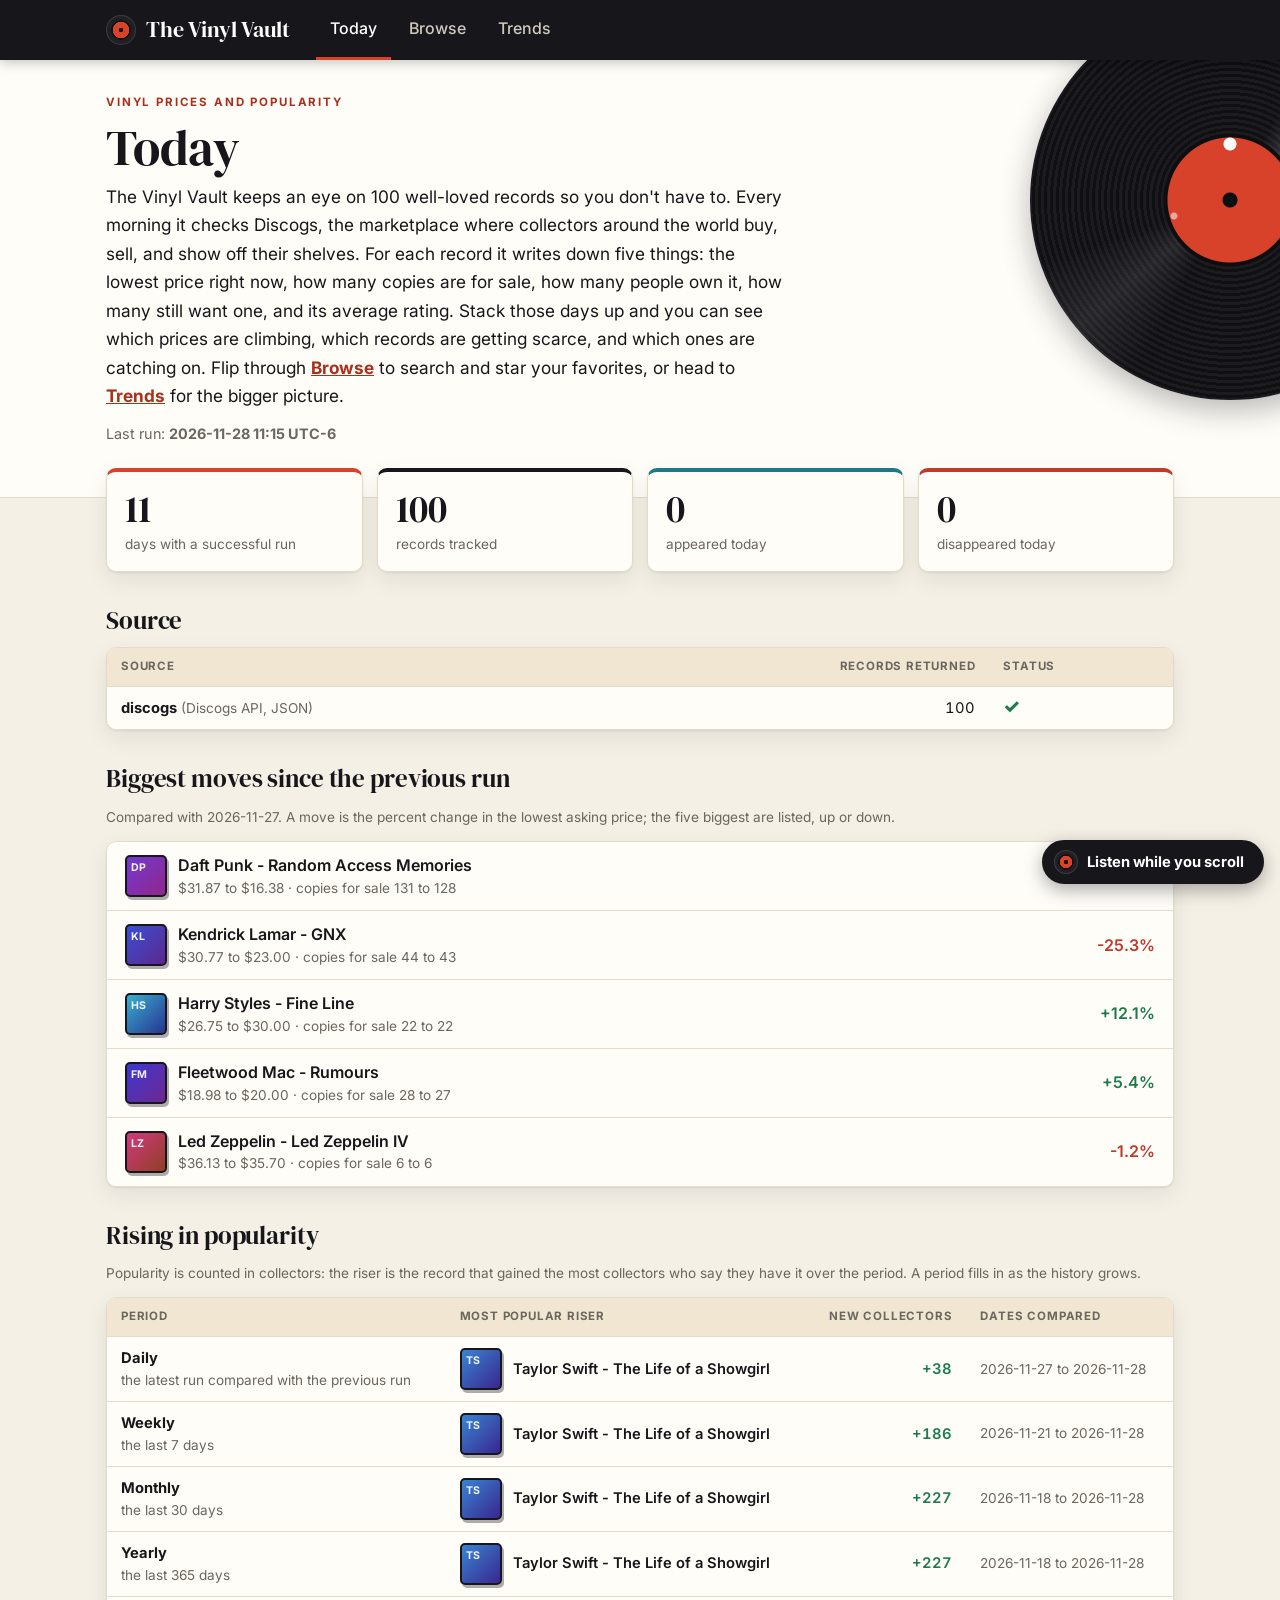
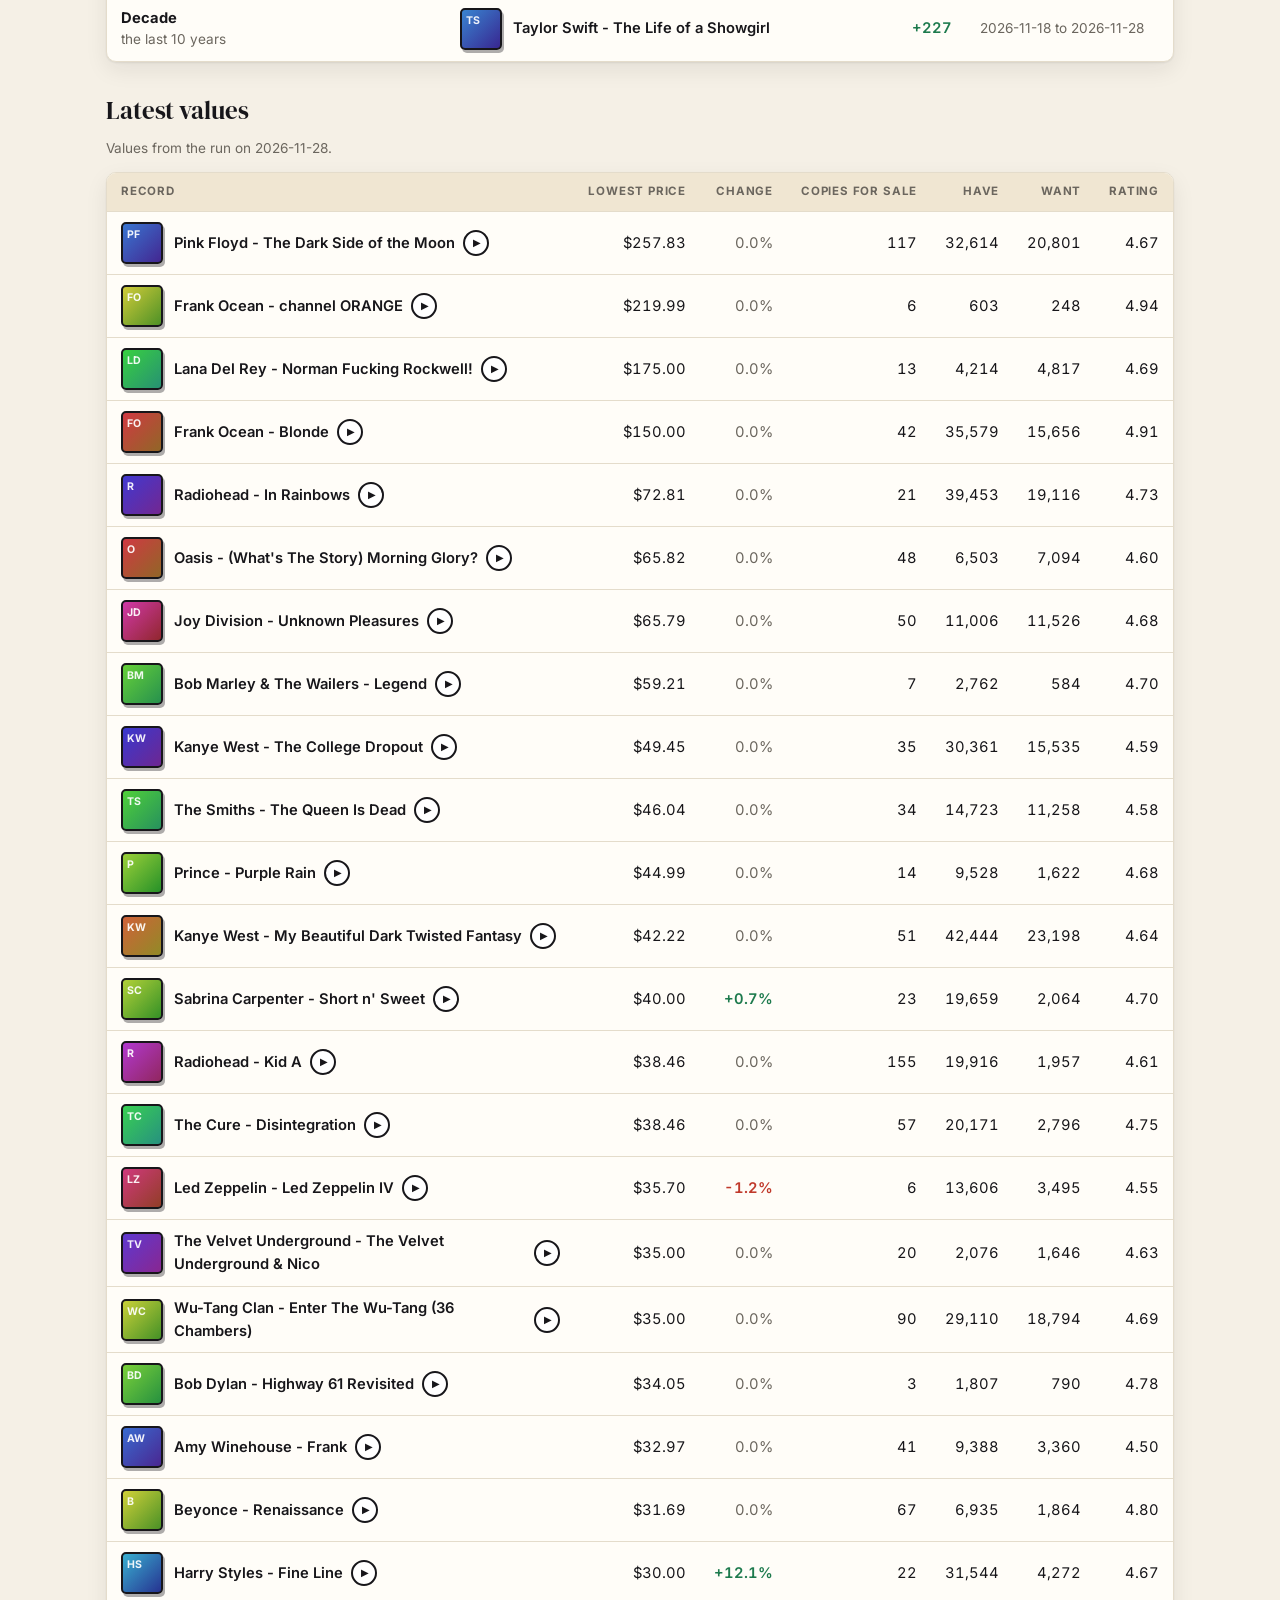
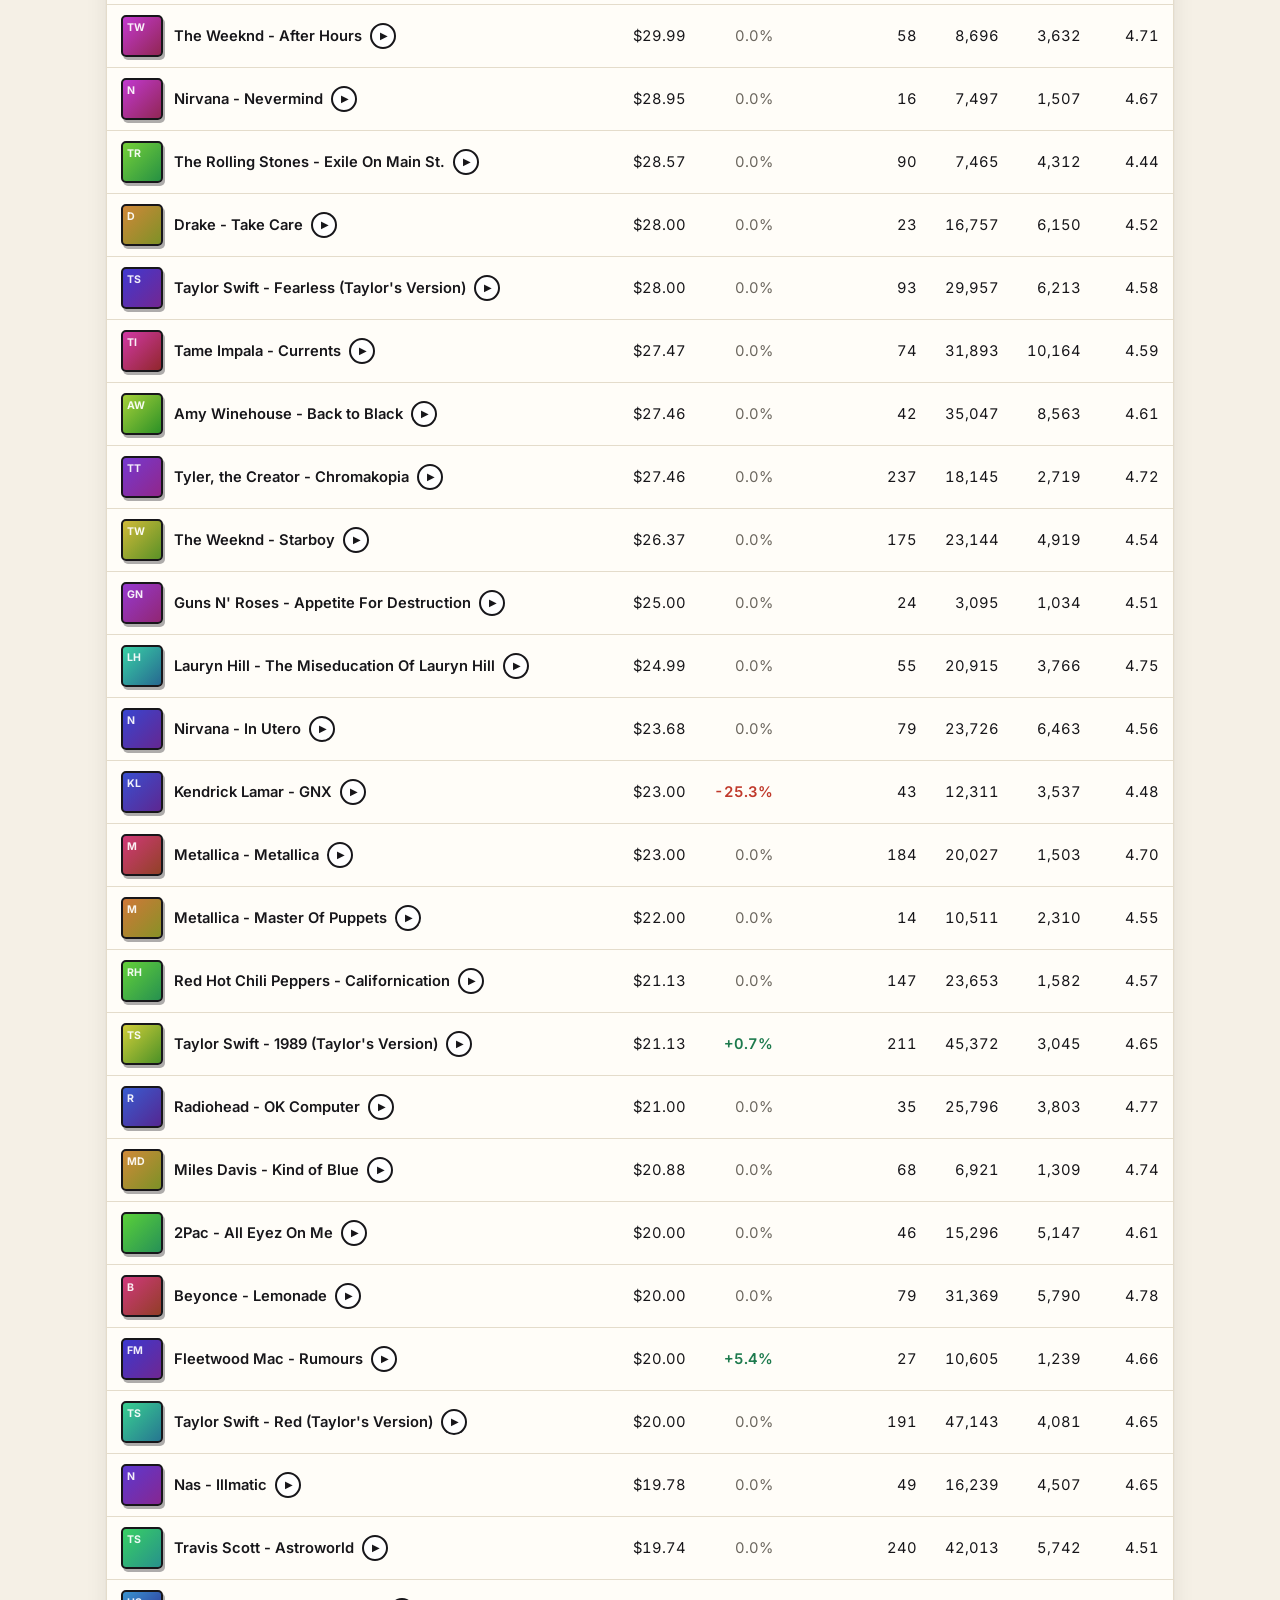
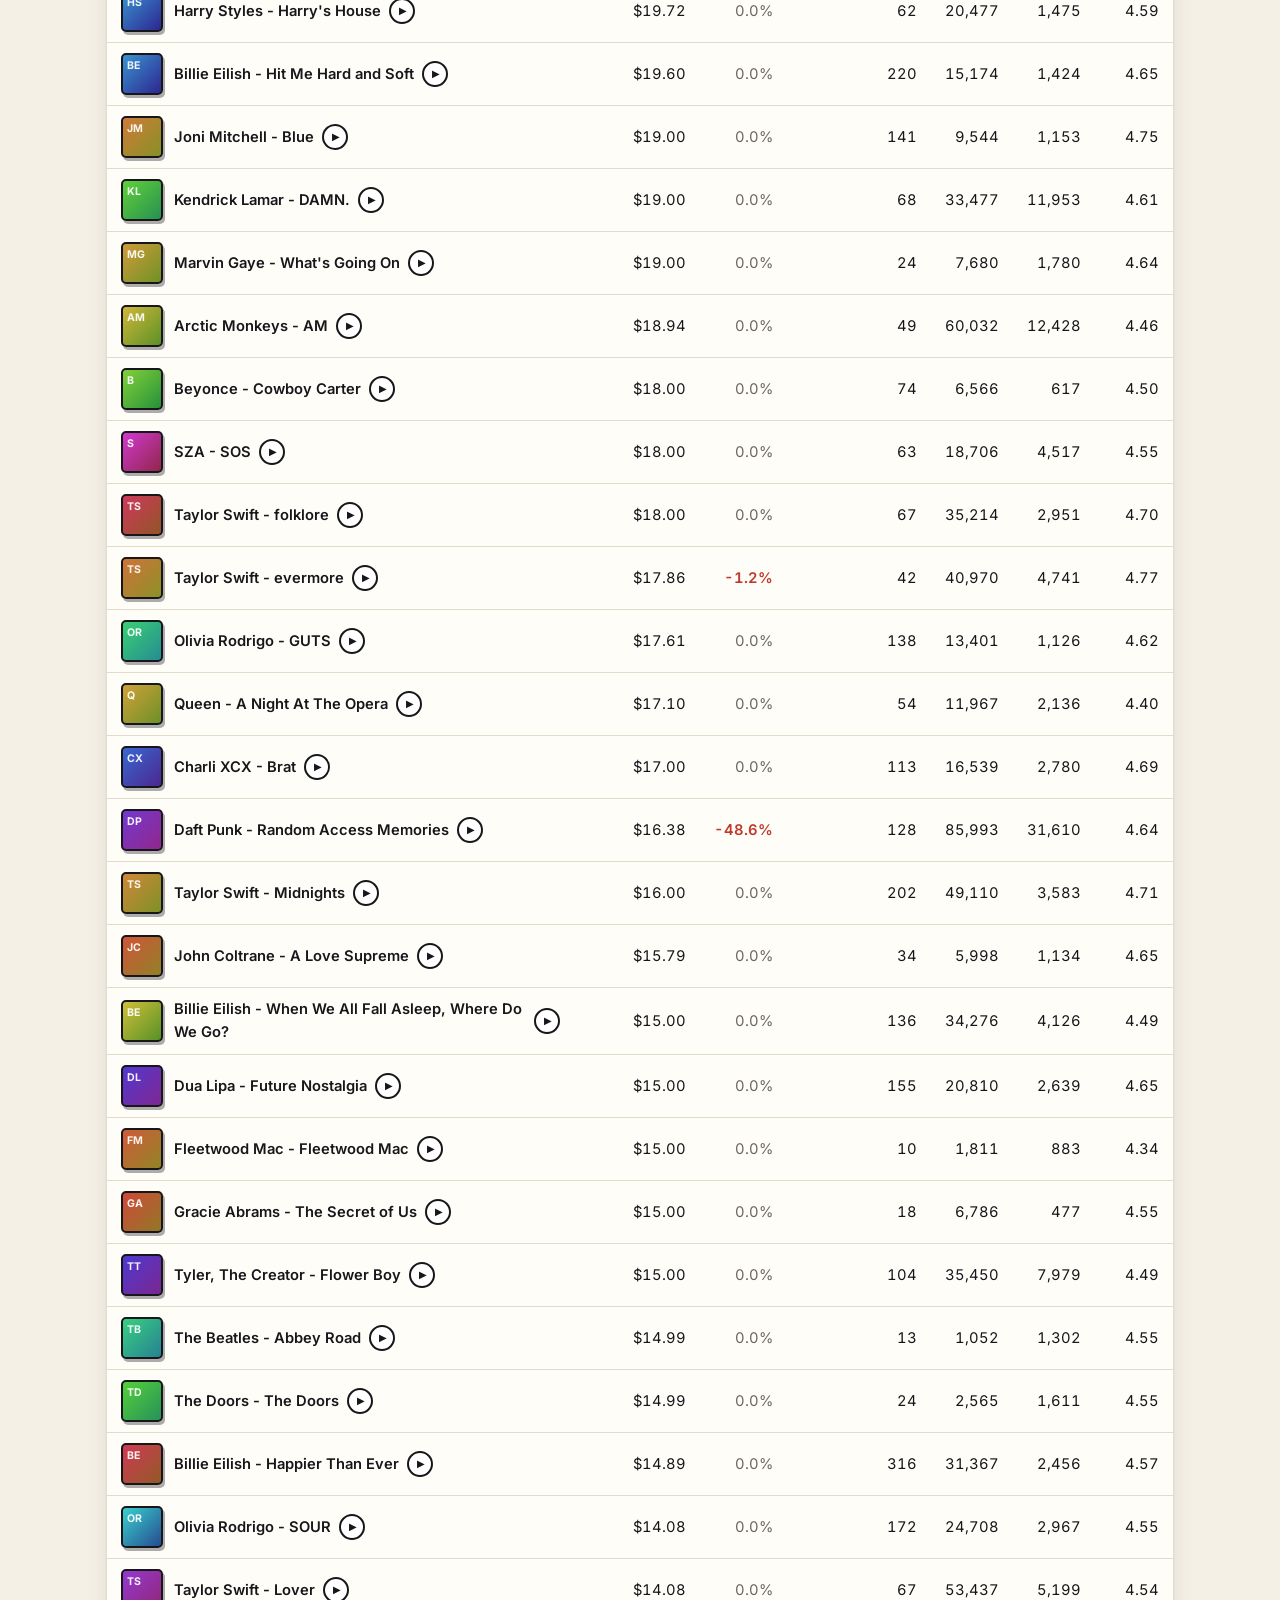
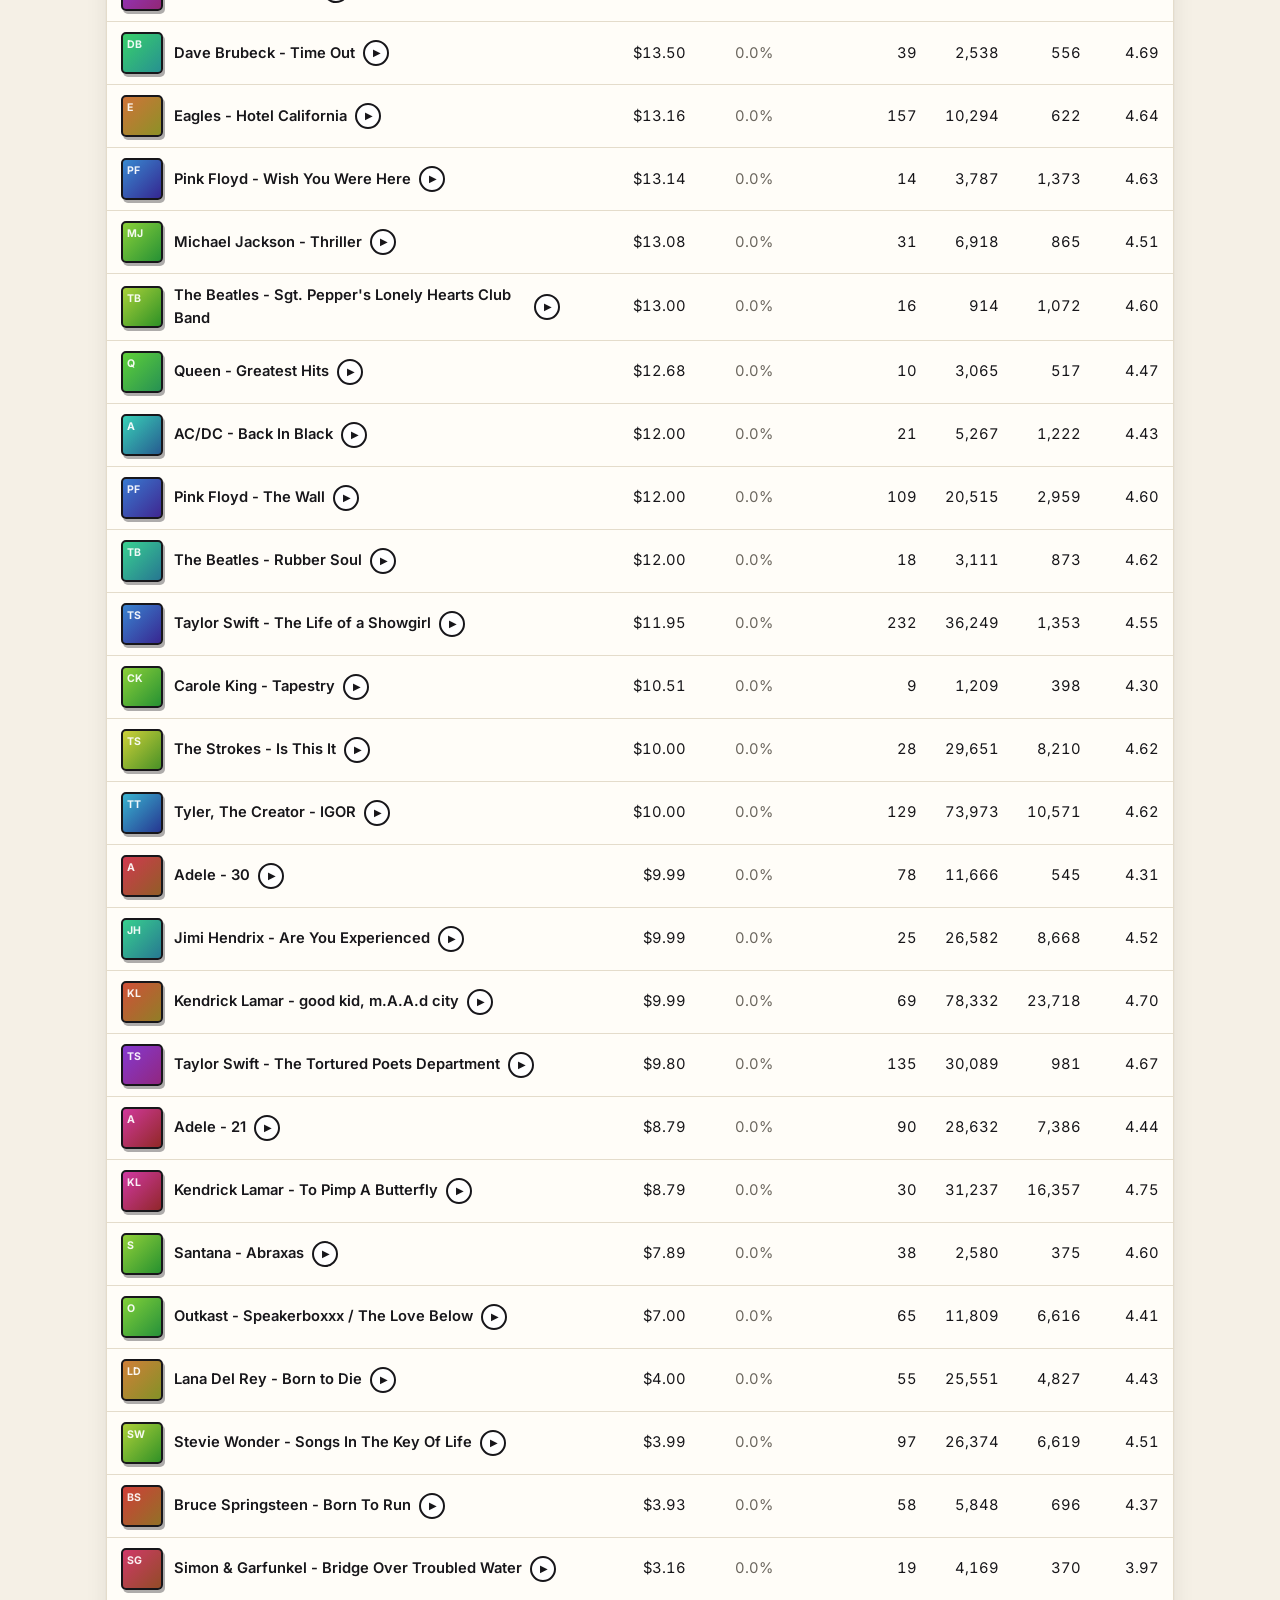
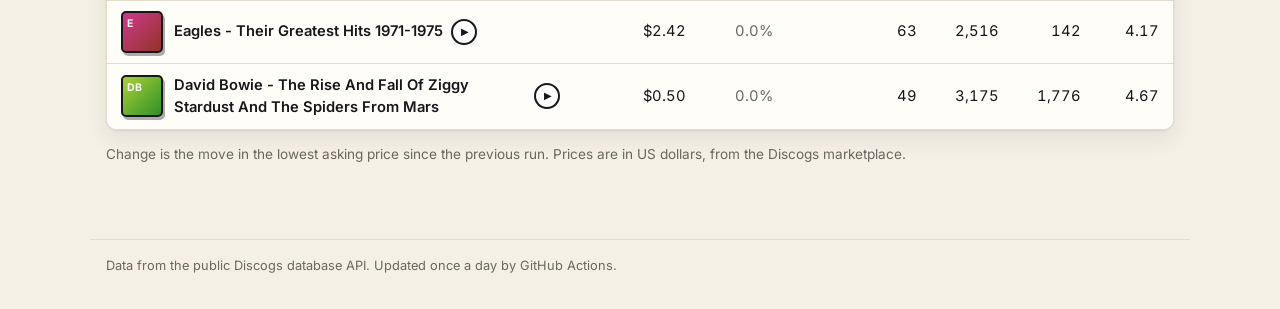
<file: index.html>
<!doctype html>
<html lang="en">
<head>
<meta charset="utf-8">
<meta name="viewport" content="width=device-width, initial-scale=1">
<title>Today - The Vinyl Vault</title>
<meta name="description" content="A daily price and popularity tracker for well-known vinyl records.">
<meta name="theme-color" content="#17161a">
<link rel="manifest" href="manifest.webmanifest">
<link rel="icon" href="assets/icon-192.png">
<link rel="apple-touch-icon" href="assets/icon-192.png">
<link rel="stylesheet" href="assets/style.css?v=22">
<script src="assets/common.js?v=22" defer></script>
<script src="assets/today.js?v=22" defer></script>
<script src="assets/music.js?v=22" defer></script>
</head>
<body>
<header class="hero"><div class="wrap">
  <div class="eyebrow">Vinyl prices and popularity</div>
  <h1>Today</h1>
  <p class="intro">The Vinyl Vault keeps an eye on <span id="about-n">100</span> well-loved records so you don't have to.
  Every morning it checks Discogs, the marketplace where collectors around the world buy, sell, and show off their shelves.
  For each record it writes down five things: the lowest price right now, how many copies are for sale, how many people own it,
  how many still want one, and its average rating.
  Stack those days up and you can see which prices are climbing, which records are getting scarce, and which ones are catching on.
  Flip through <a href="browse.html">Browse</a> to search and star your favorites, or head to <a href="trends.html">Trends</a> for the bigger picture.</p>
  <p class="lede">Last run: <strong id="run-time">loading...</strong></p>
</div></header>
<main>
  <div class="cards">
    <div class="card"><div class="num" id="n-days">-</div><div class="lab">days with a successful run</div></div>
    <div class="card"><div class="num" id="n-items">-</div><div class="lab">records tracked</div></div>
    <div class="card"><div class="num" id="n-new">-</div><div class="lab">appeared today</div></div>
    <div class="card"><div class="num" id="n-gone">-</div><div class="lab">disappeared today</div></div>
  </div>

  <h2>Source</h2>
  <div class="tablewrap"><table>
    <thead><tr><th>Source</th><th class="num">Records returned</th><th>Status</th></tr></thead>
    <tbody id="sources"></tbody>
  </table></div>

  <h2>Biggest moves since the previous run</h2>
  <p class="note" id="move-note"></p>
  <ul class="list" id="moves"></ul>

  <h2>Rising in popularity</h2>
  <p class="note">Popularity is counted in collectors: the riser is the record that gained the most collectors who say they have it over the period. A period fills in as the history grows.</p>
  <div class="tablewrap"><table>
    <thead><tr><th>Period</th><th>Most popular riser</th><th class="num">New collectors</th><th>Dates compared</th></tr></thead>
    <tbody id="risers"></tbody>
  </table></div>

  <h2>Latest values</h2>
  <p class="note" id="latest-note"></p>
  <div class="tablewrap"><table>
    <thead><tr><th>Record</th><th class="num">Lowest price</th><th class="num">Change</th><th class="num">Copies for sale</th><th class="num">Have</th><th class="num">Want</th><th class="num">Rating</th></tr></thead>
    <tbody id="latest"></tbody>
  </table></div>
  <p class="note">Change is the move in the lowest asking price since the previous run. Prices are in US dollars, from the Discogs marketplace.</p>
</main>
<footer>Data from the public Discogs database API. Updated once a day by GitHub Actions.</footer>
</body>
</html>
</file>
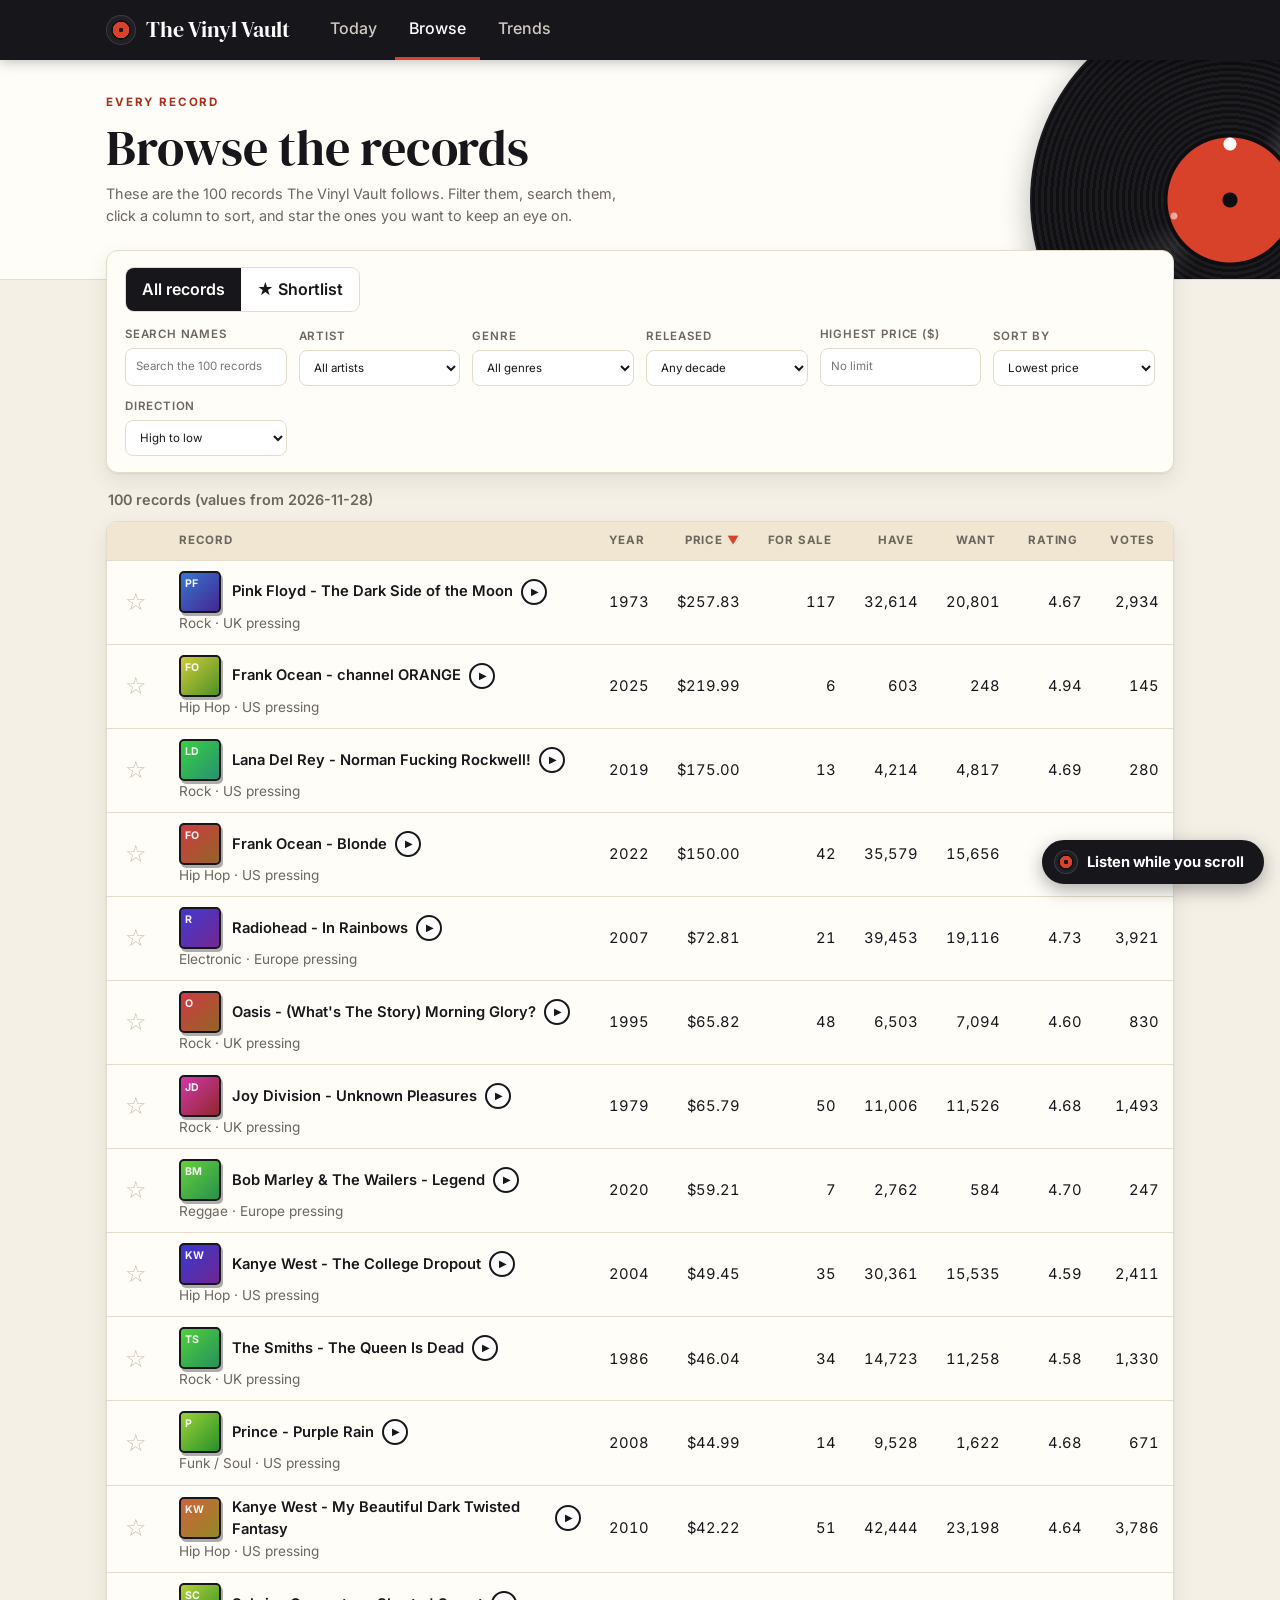
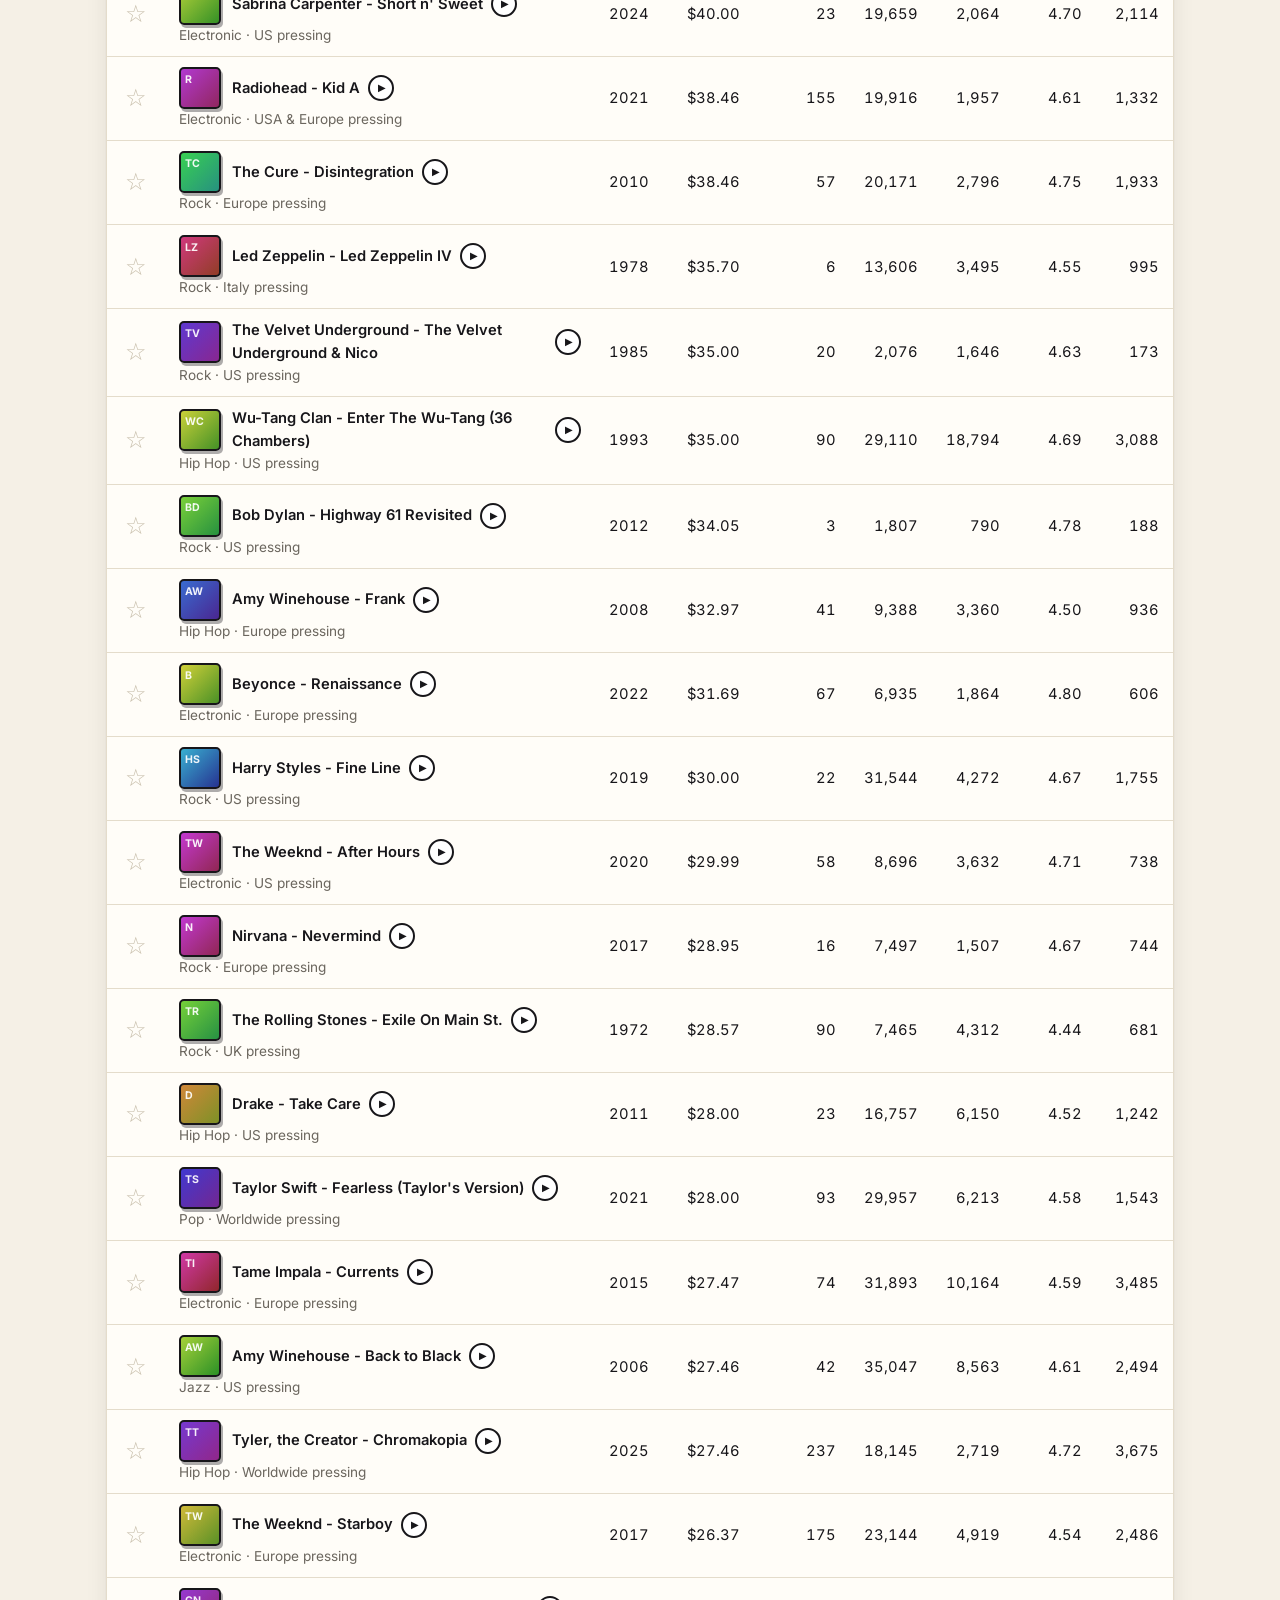
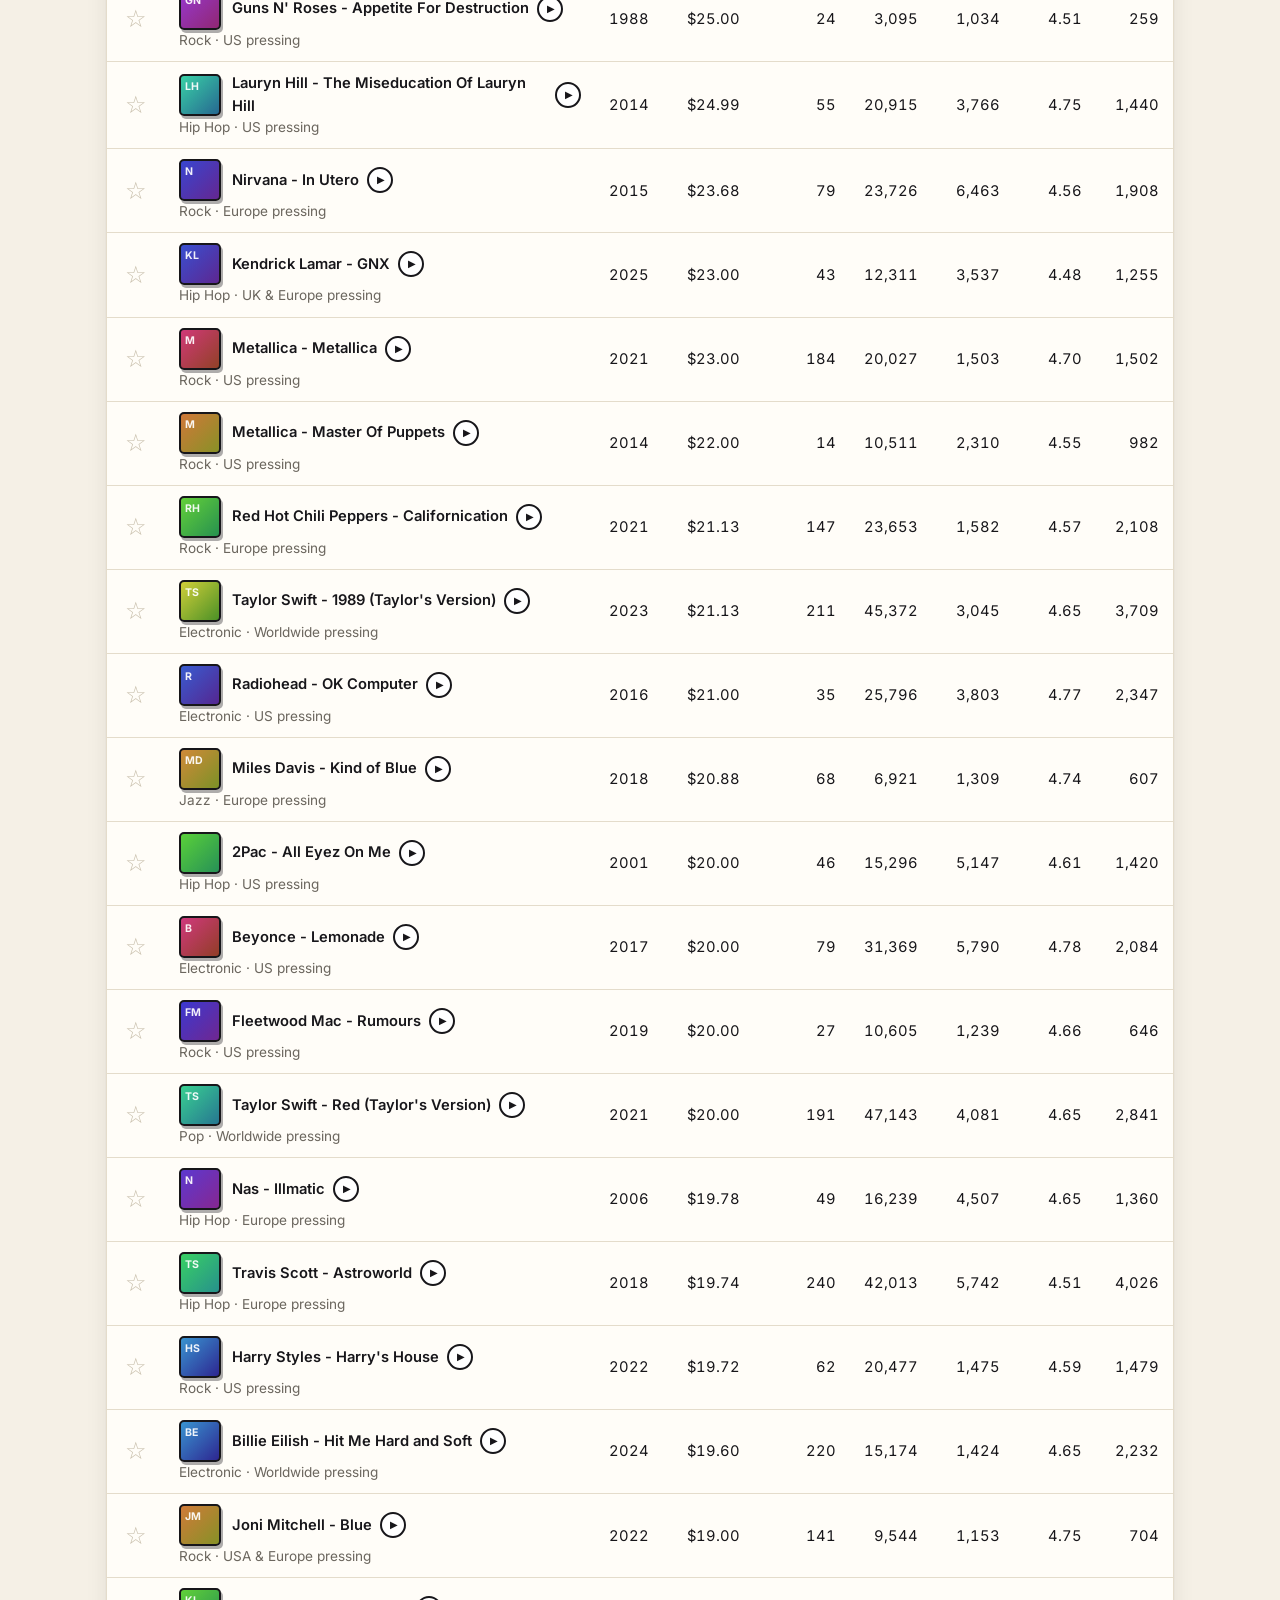
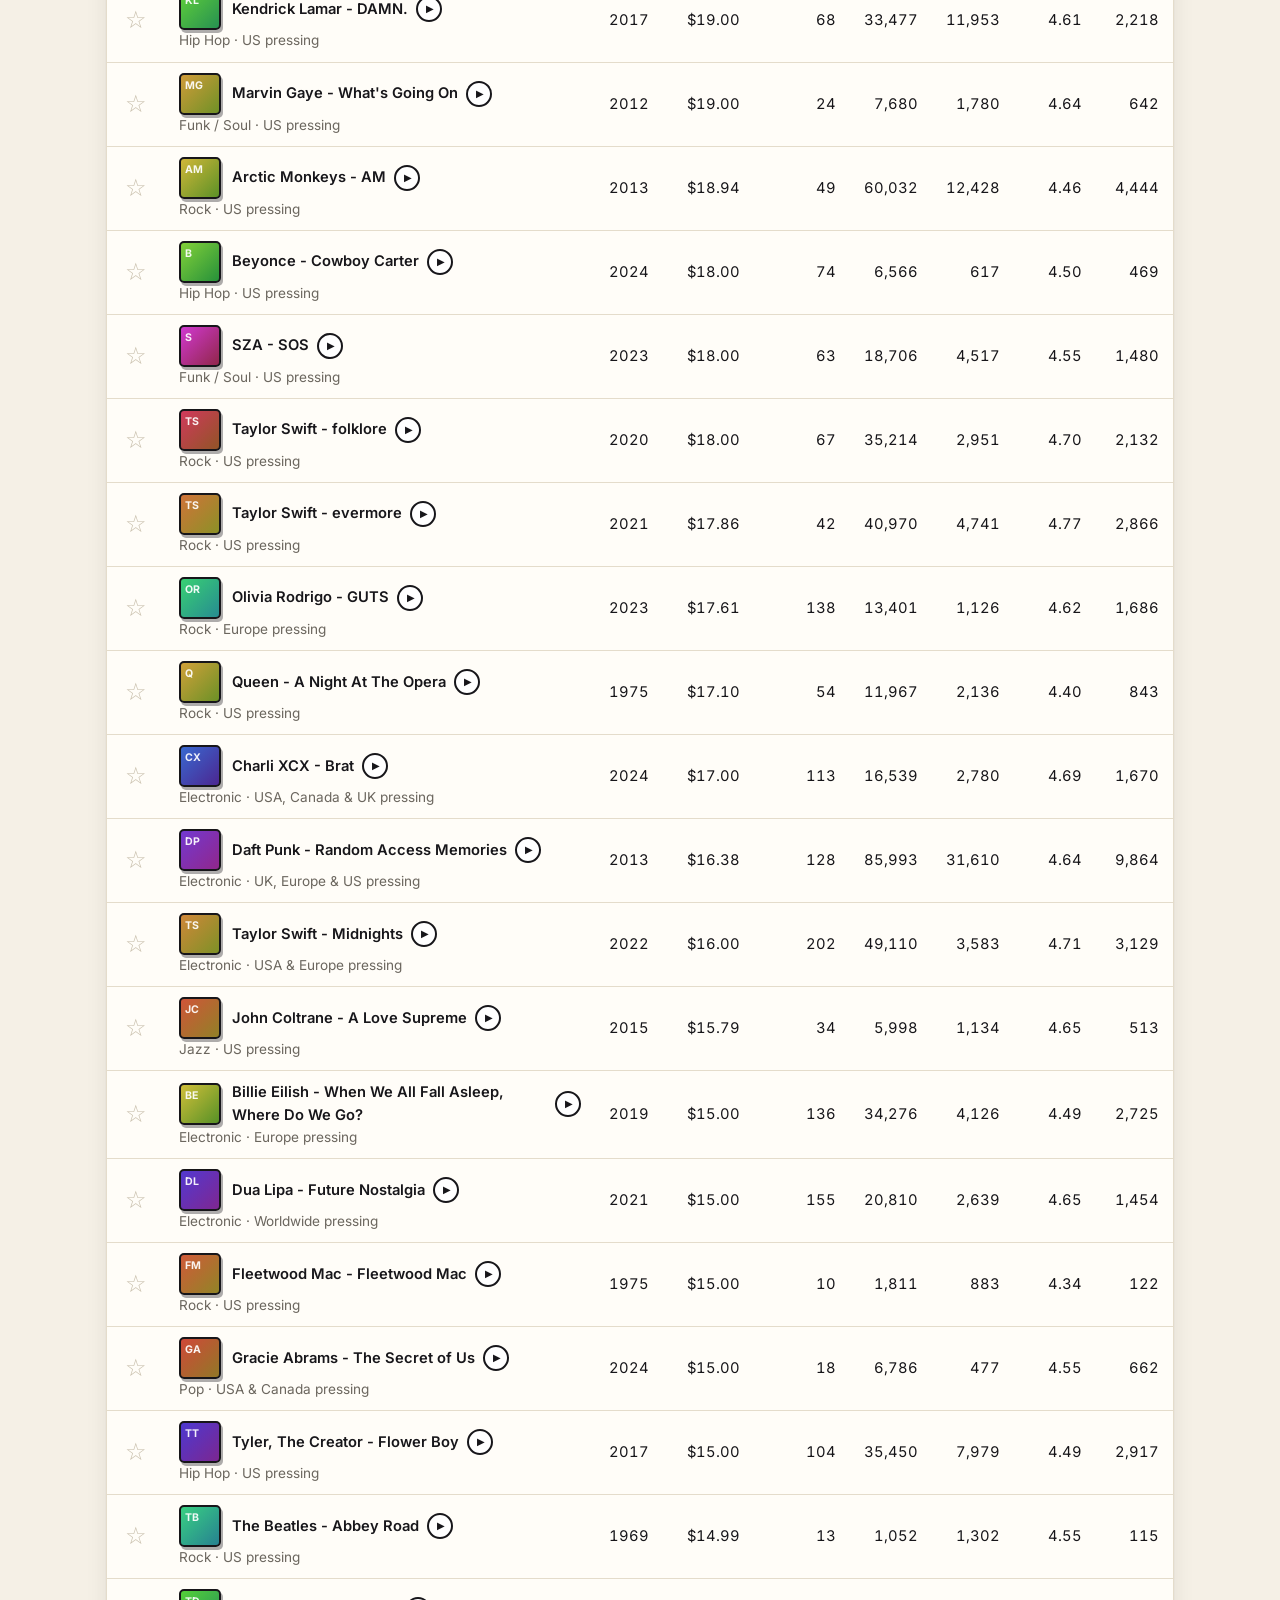
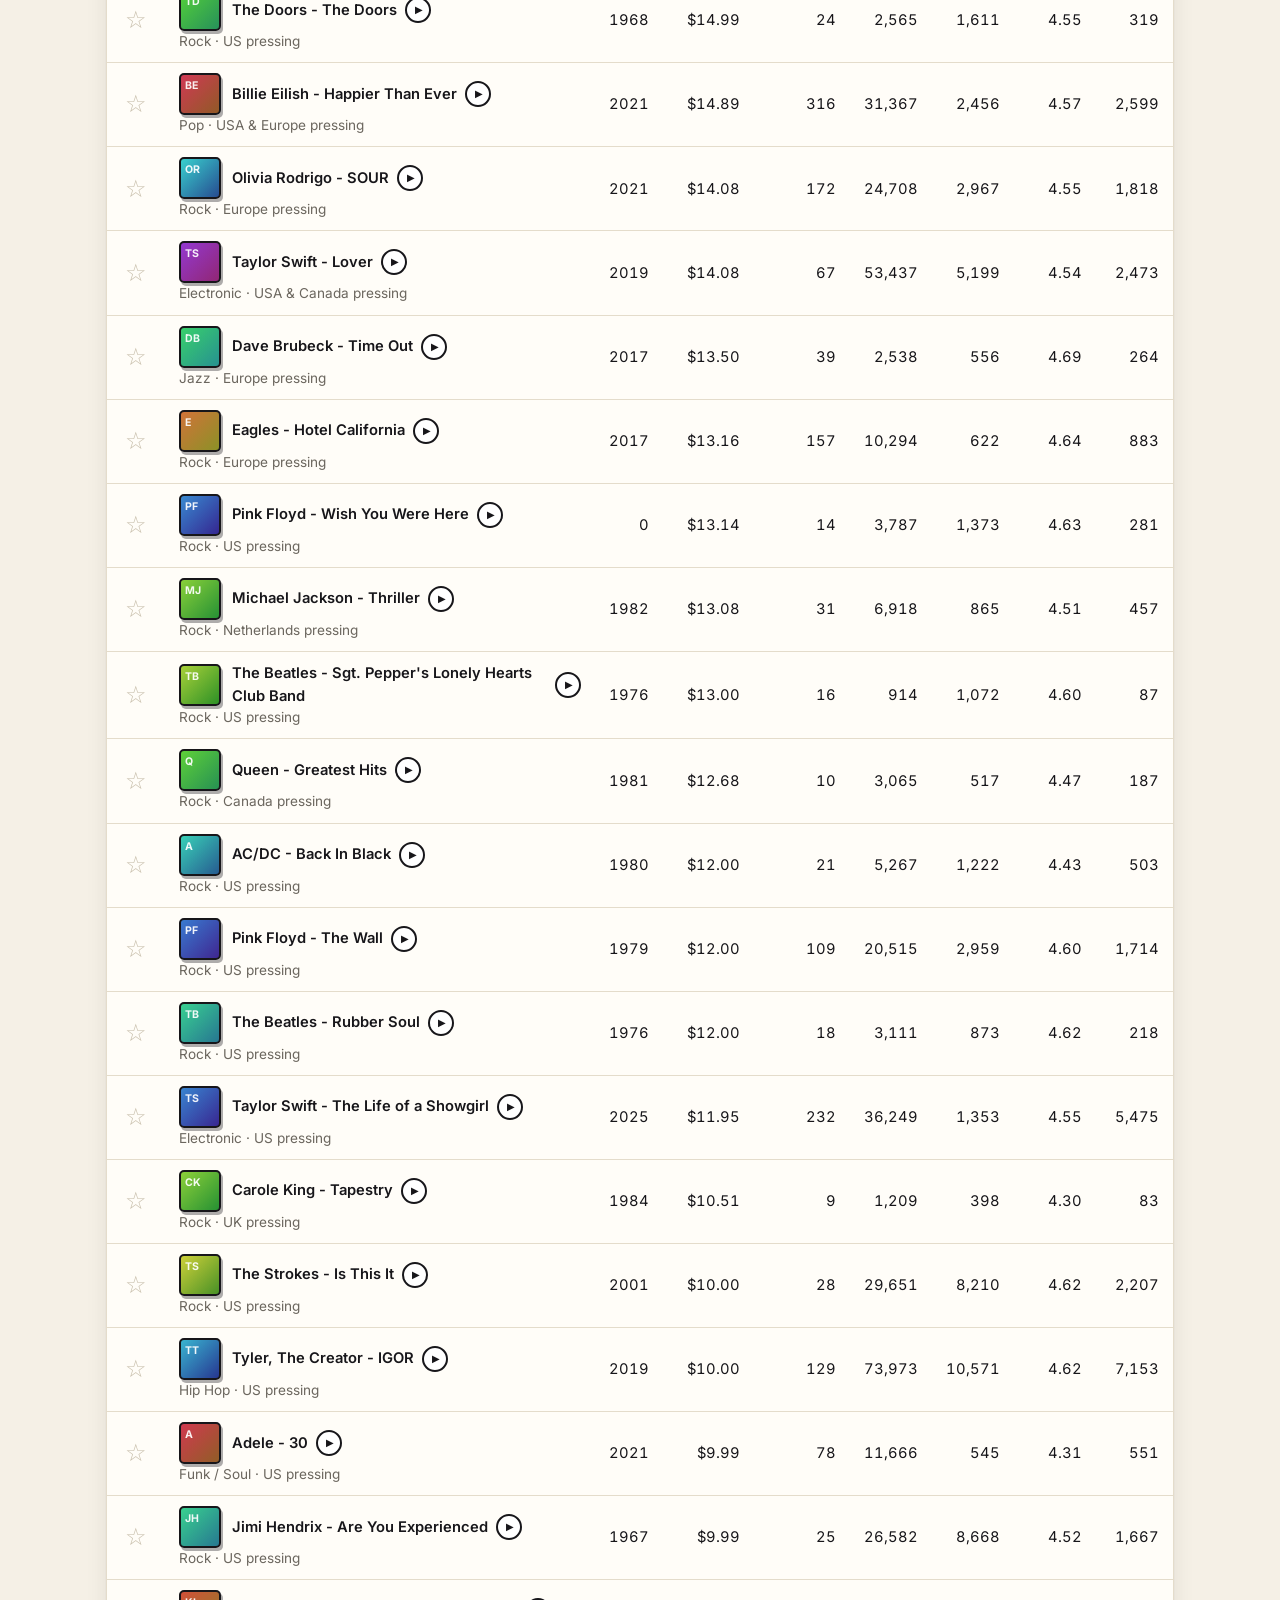
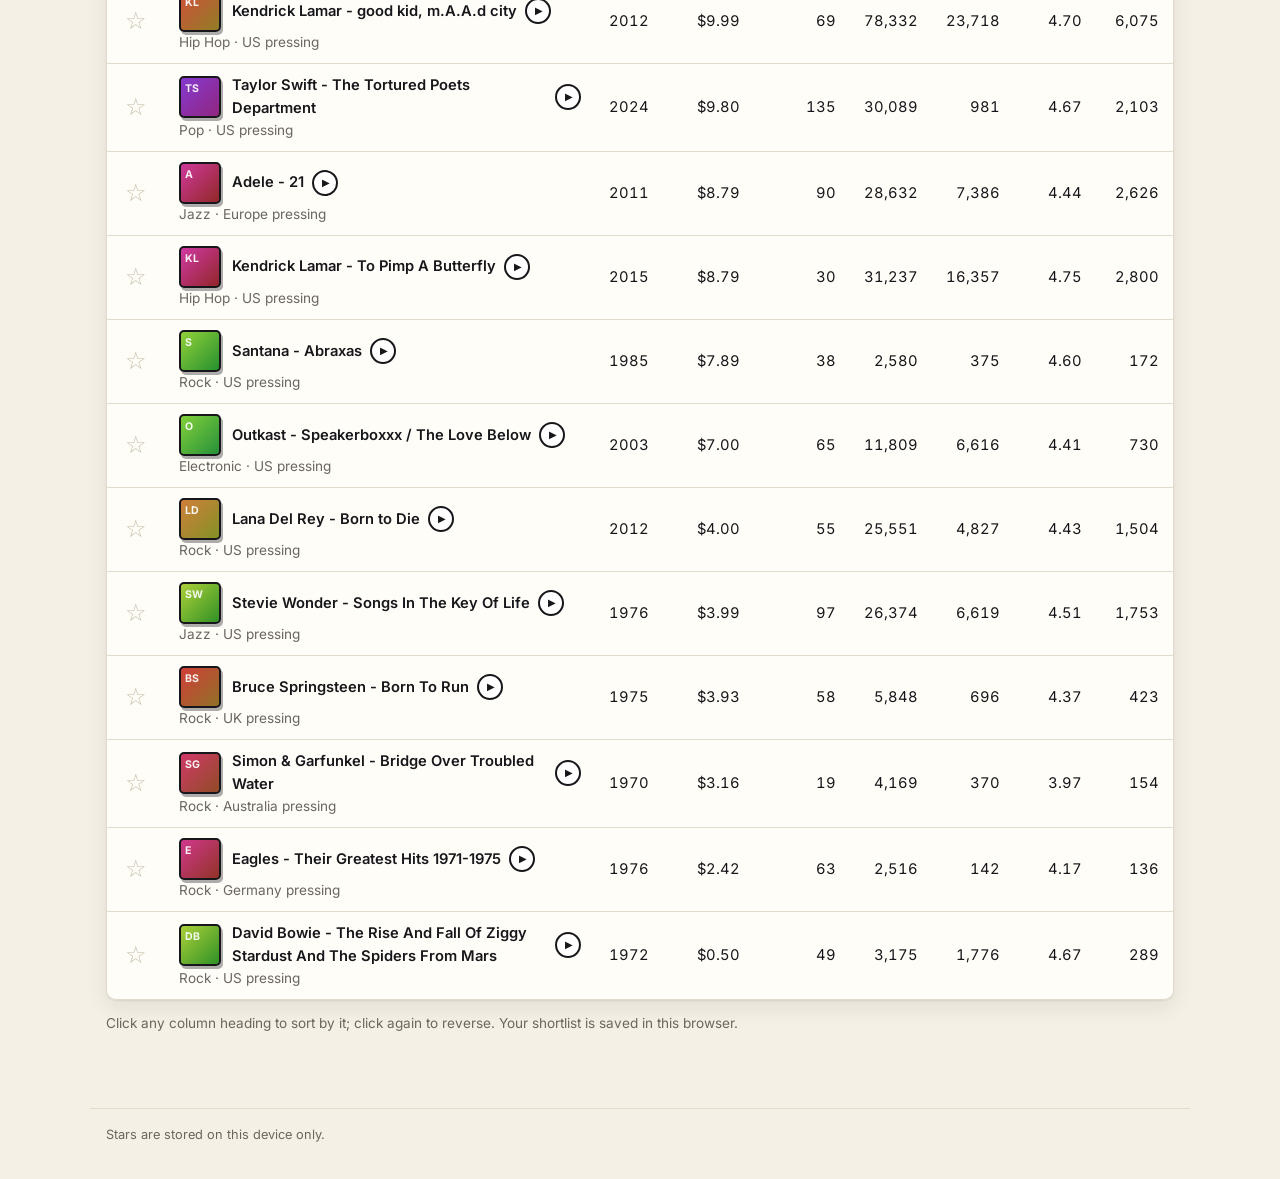
<file: browse.html>
<!doctype html>
<html lang="en">
<head>
<meta charset="utf-8">
<meta name="viewport" content="width=device-width, initial-scale=1">
<title>Browse - The Vinyl Vault</title>
<meta name="description" content="Browse every tracked vinyl record: filter, search, sort and save a shortlist.">
<meta name="theme-color" content="#17161a">
<link rel="manifest" href="manifest.webmanifest">
<link rel="icon" href="assets/icon-192.png">
<link rel="apple-touch-icon" href="assets/icon-192.png">
<link rel="stylesheet" href="assets/style.css?v=22">
<script src="assets/common.js?v=22" defer></script>
<script src="assets/browse.js?v=22" defer></script>
<script src="assets/music.js?v=22" defer></script>
</head>
<body>
<header class="hero"><div class="wrap">
  <div class="eyebrow">Every record</div>
  <h1>Browse the records</h1>
  <p class="lede">These are the <span id="browse-n">100</span> records The Vinyl Vault follows. Filter them, search them, click a column to sort, and star the ones you want to keep an eye on.</p>
</div></header>
<main>
  <div class="panel">
    <div class="seg" id="scope">
      <button type="button" data-v="all" aria-pressed="true">All records</button>
      <button type="button" data-v="star" aria-pressed="false">★ Shortlist</button>
    </div>
    <div class="controls">
      <label>Search names <input type="search" id="q" autocomplete="off" placeholder="Search the 100 records"></label>
      <label>Artist <select id="f-artist"></select></label>
      <label>Genre <select id="f-genre"></select></label>
      <label>Released <select id="f-decade"></select></label>
      <label>Highest price ($) <input type="number" id="f-price" min="0" step="1" placeholder="No limit"></label>
      <label>Sort by <select id="sort-col"></select></label>
      <label>Direction
        <select id="sort-dir"><option value="desc">High to low</option><option value="asc">Low to high</option></select>
      </label>
    </div>
  </div>

  <div class="count" id="count"></div>
  <div class="tablewrap"><table>
    <thead><tr id="head"></tr></thead>
    <tbody id="results"></tbody>
  </table></div>
  <p class="note">Click any column heading to sort by it; click again to reverse. Your shortlist is saved in this browser.</p>
</main>
<footer>Stars are stored on this device only.</footer>
</body>
</html>
</file>
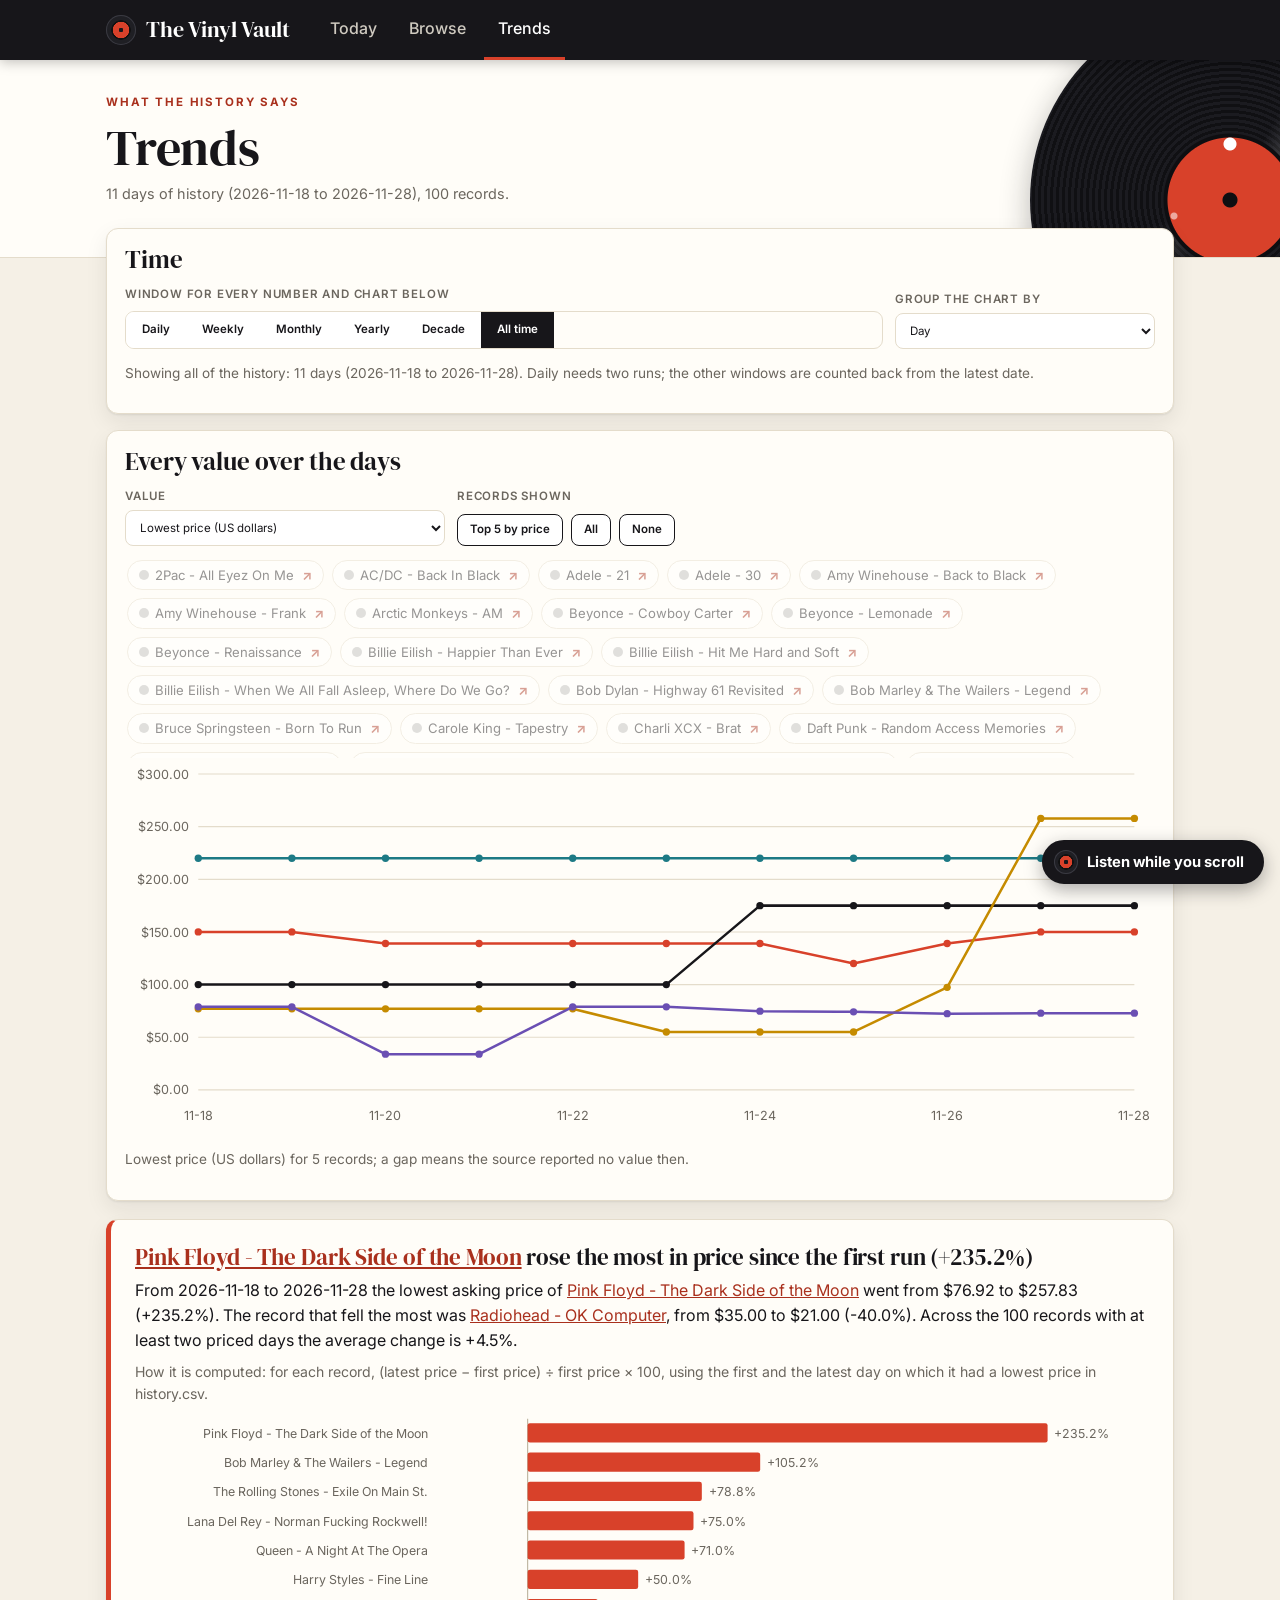
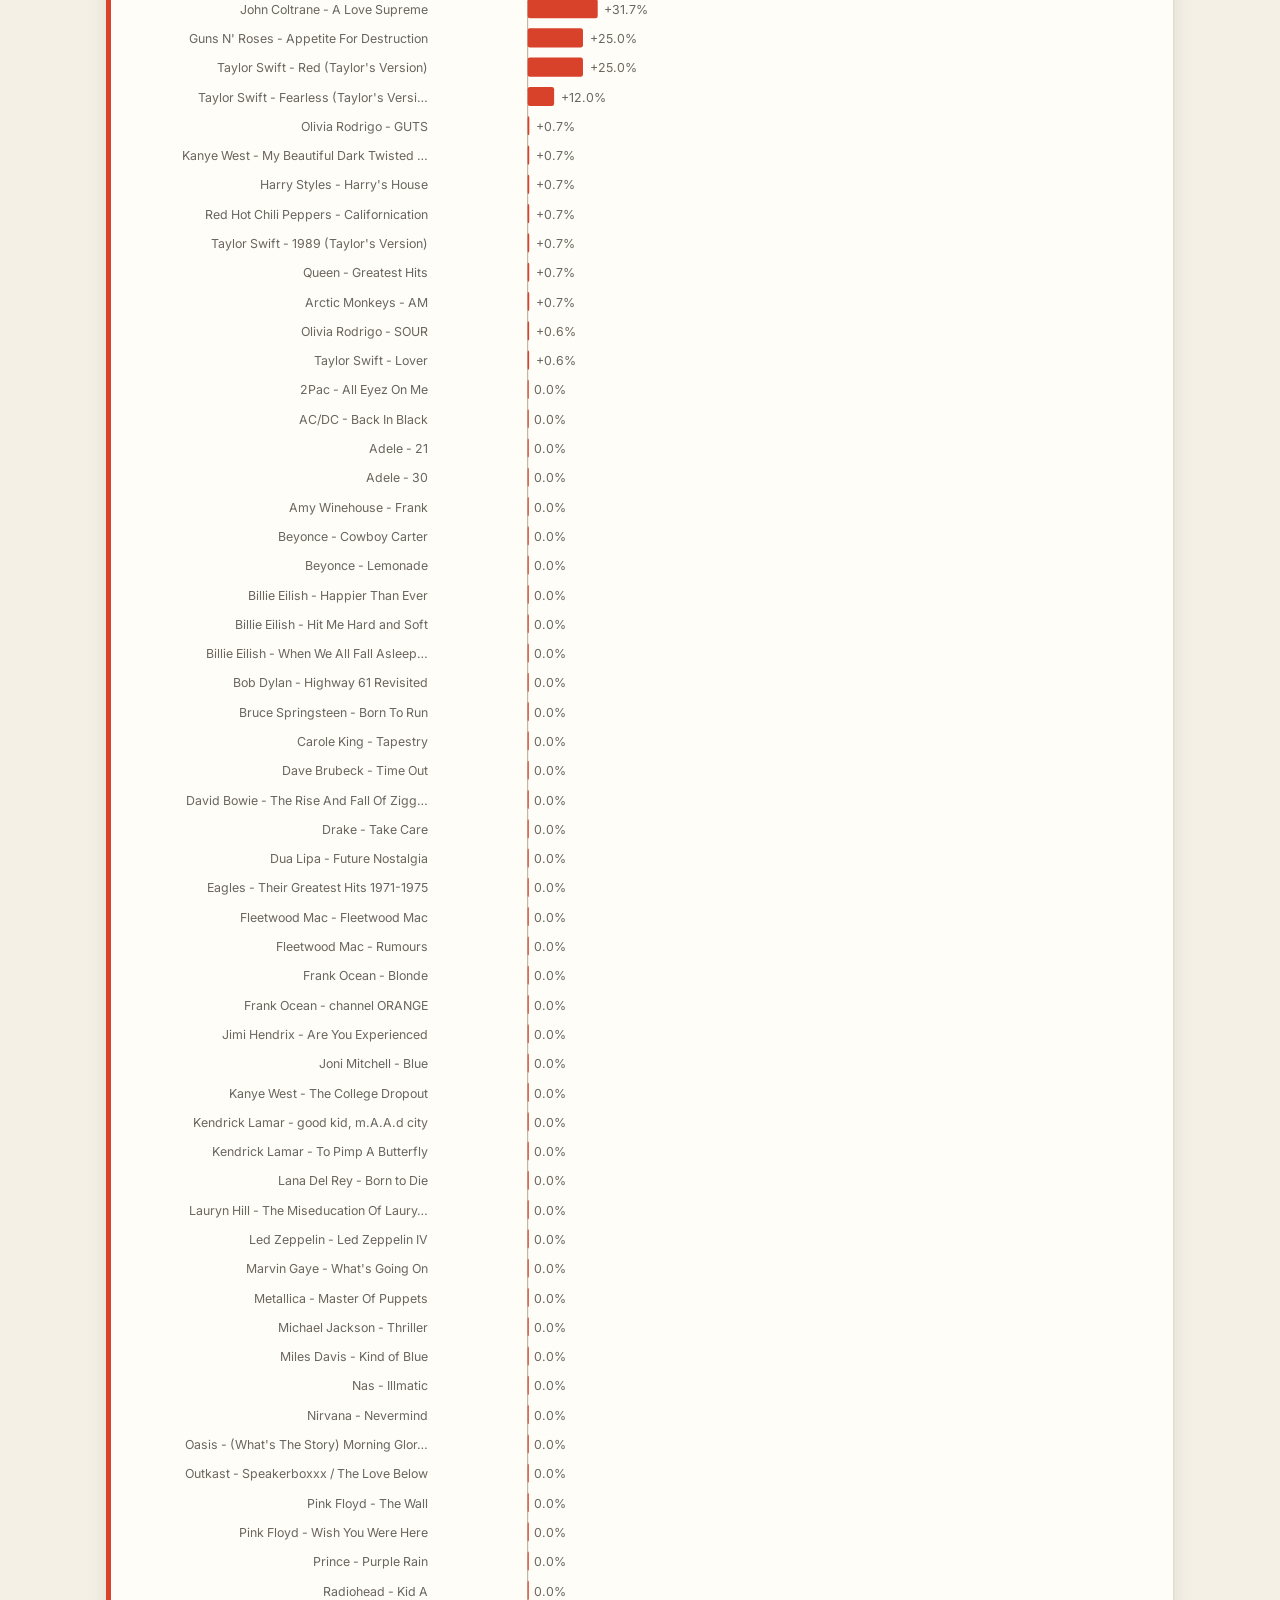
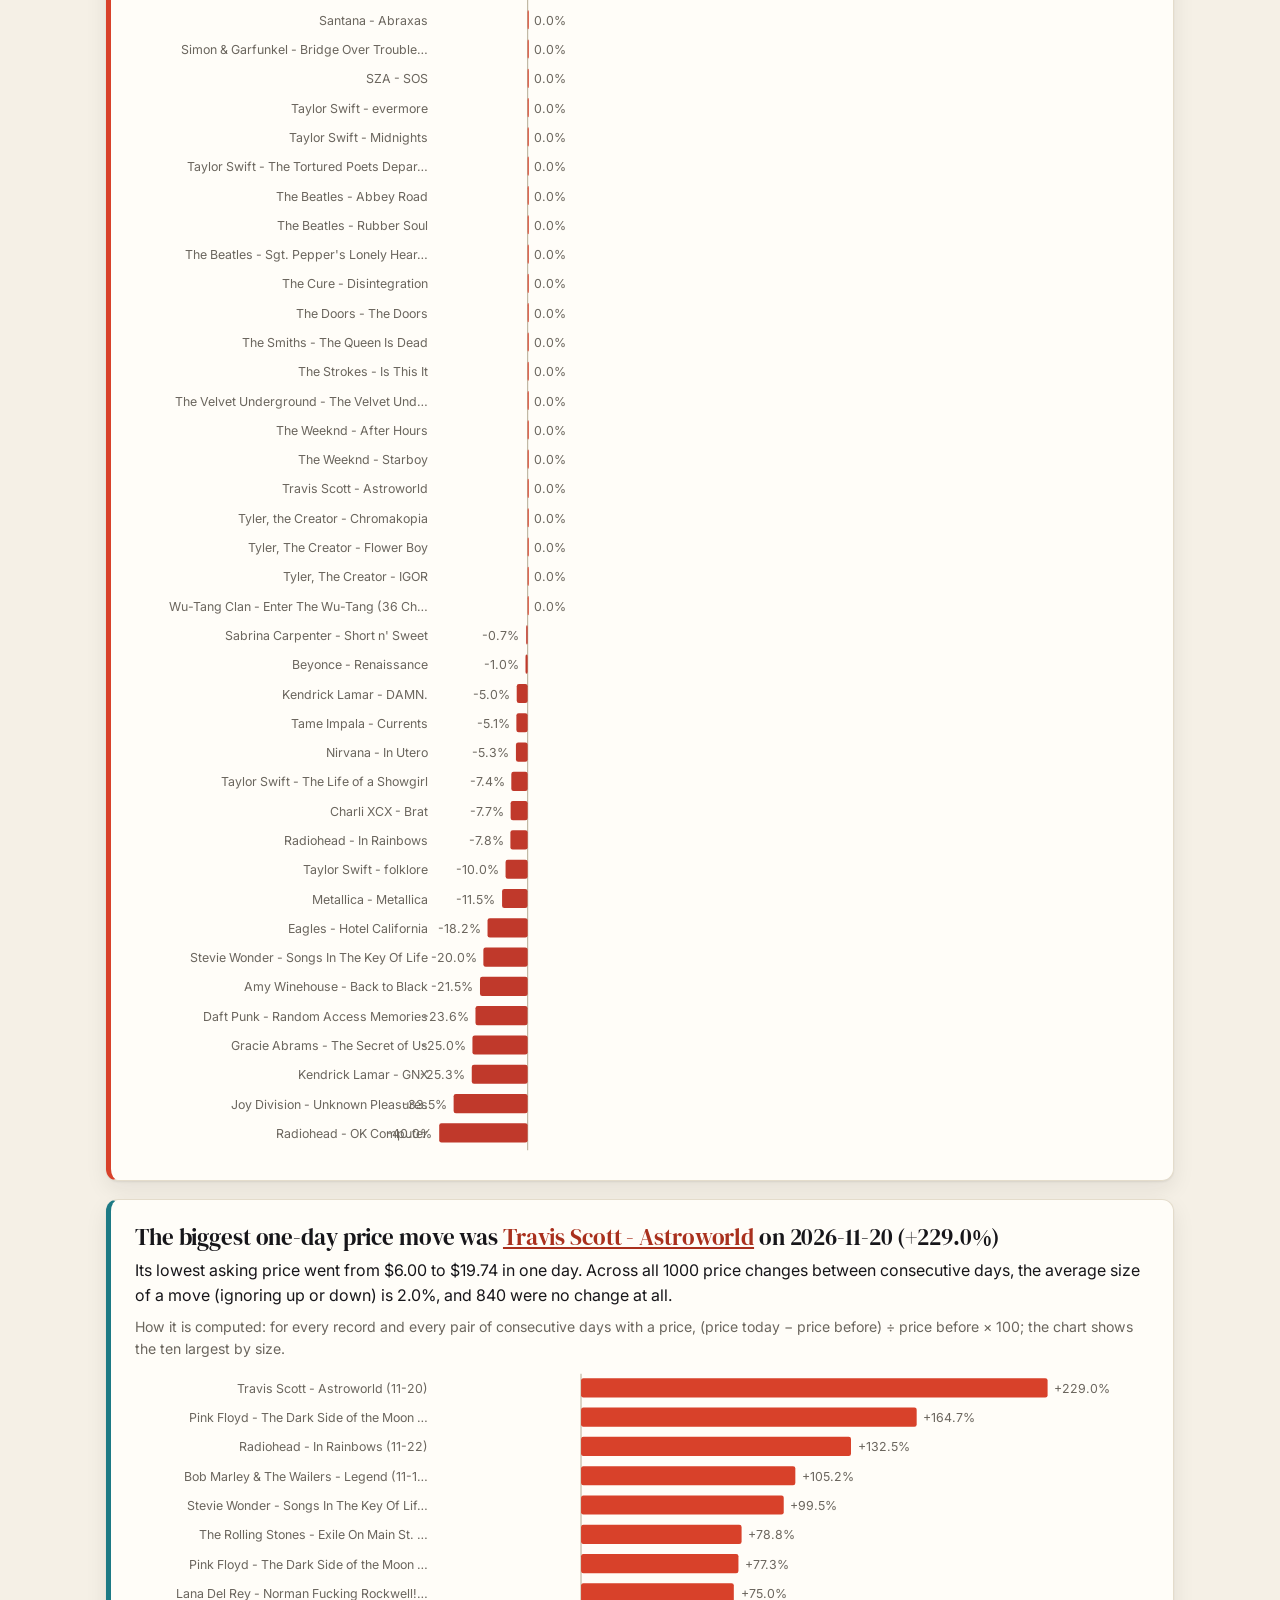
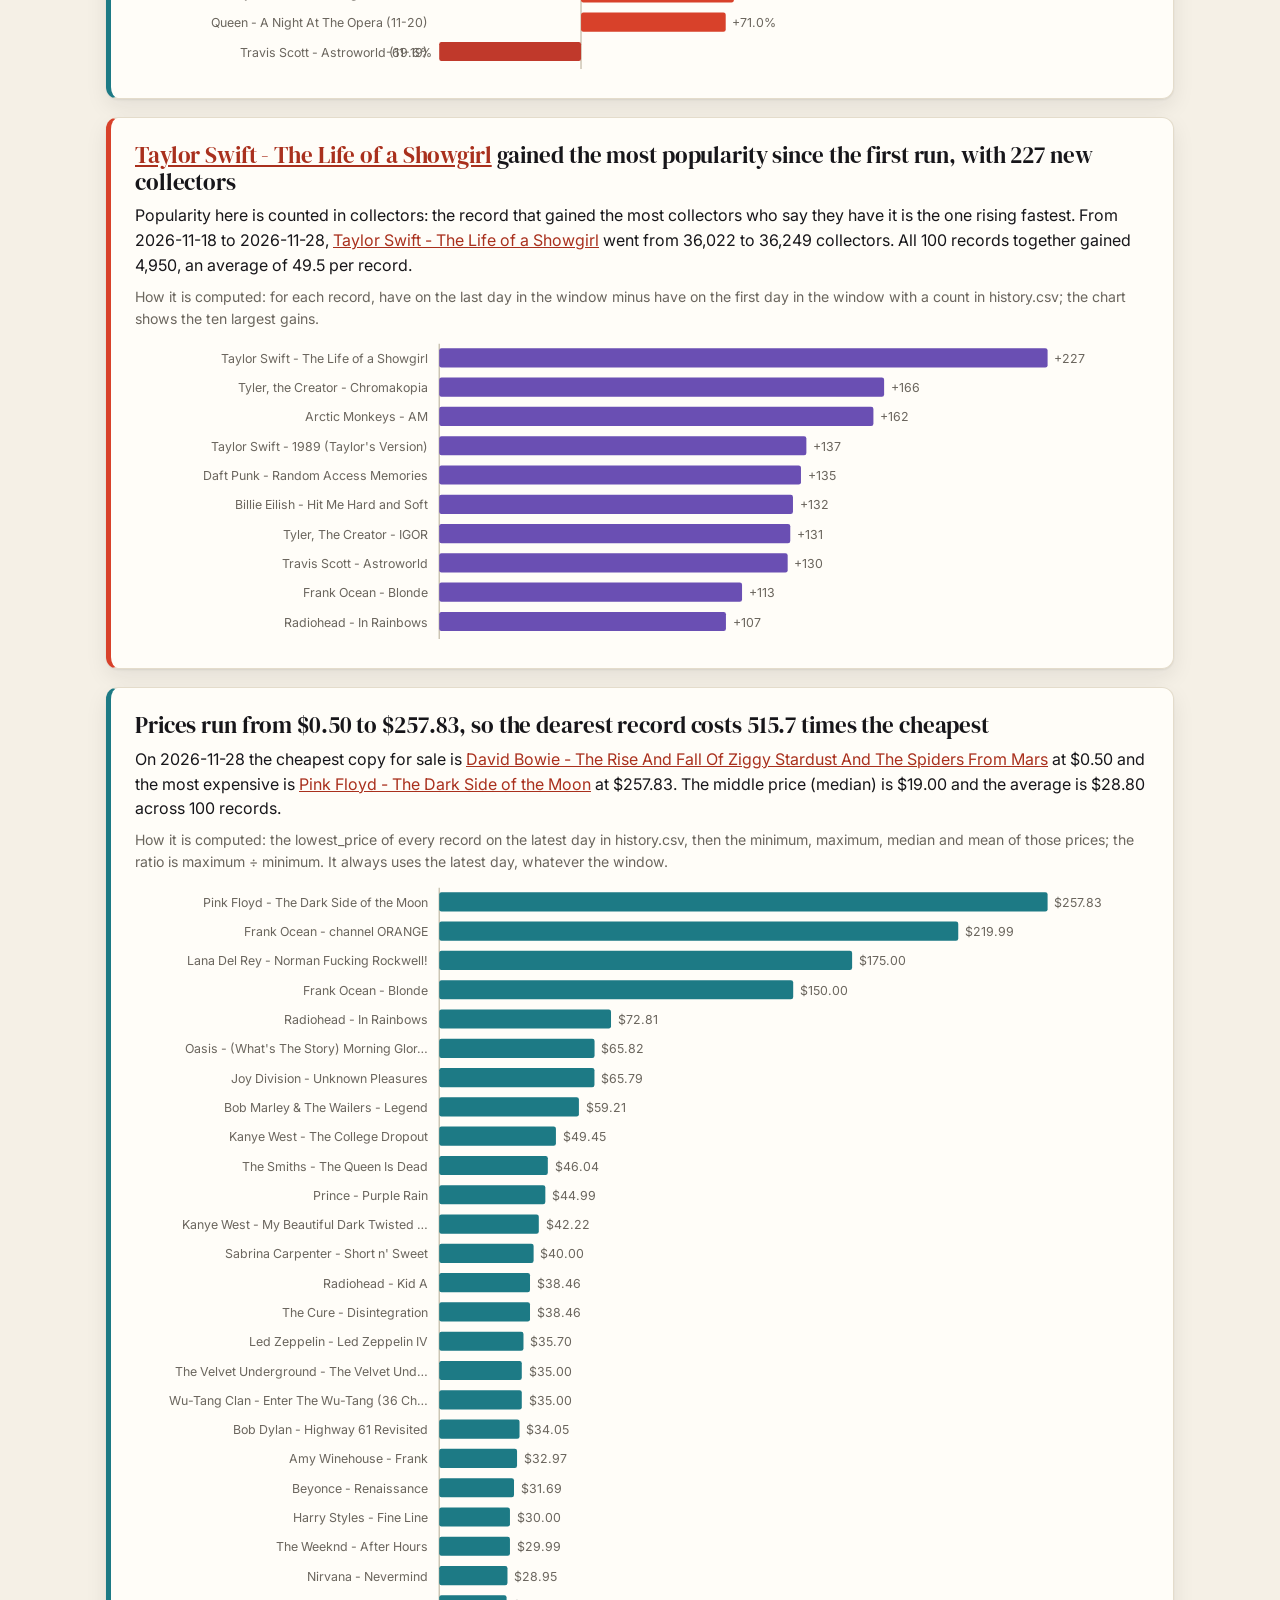
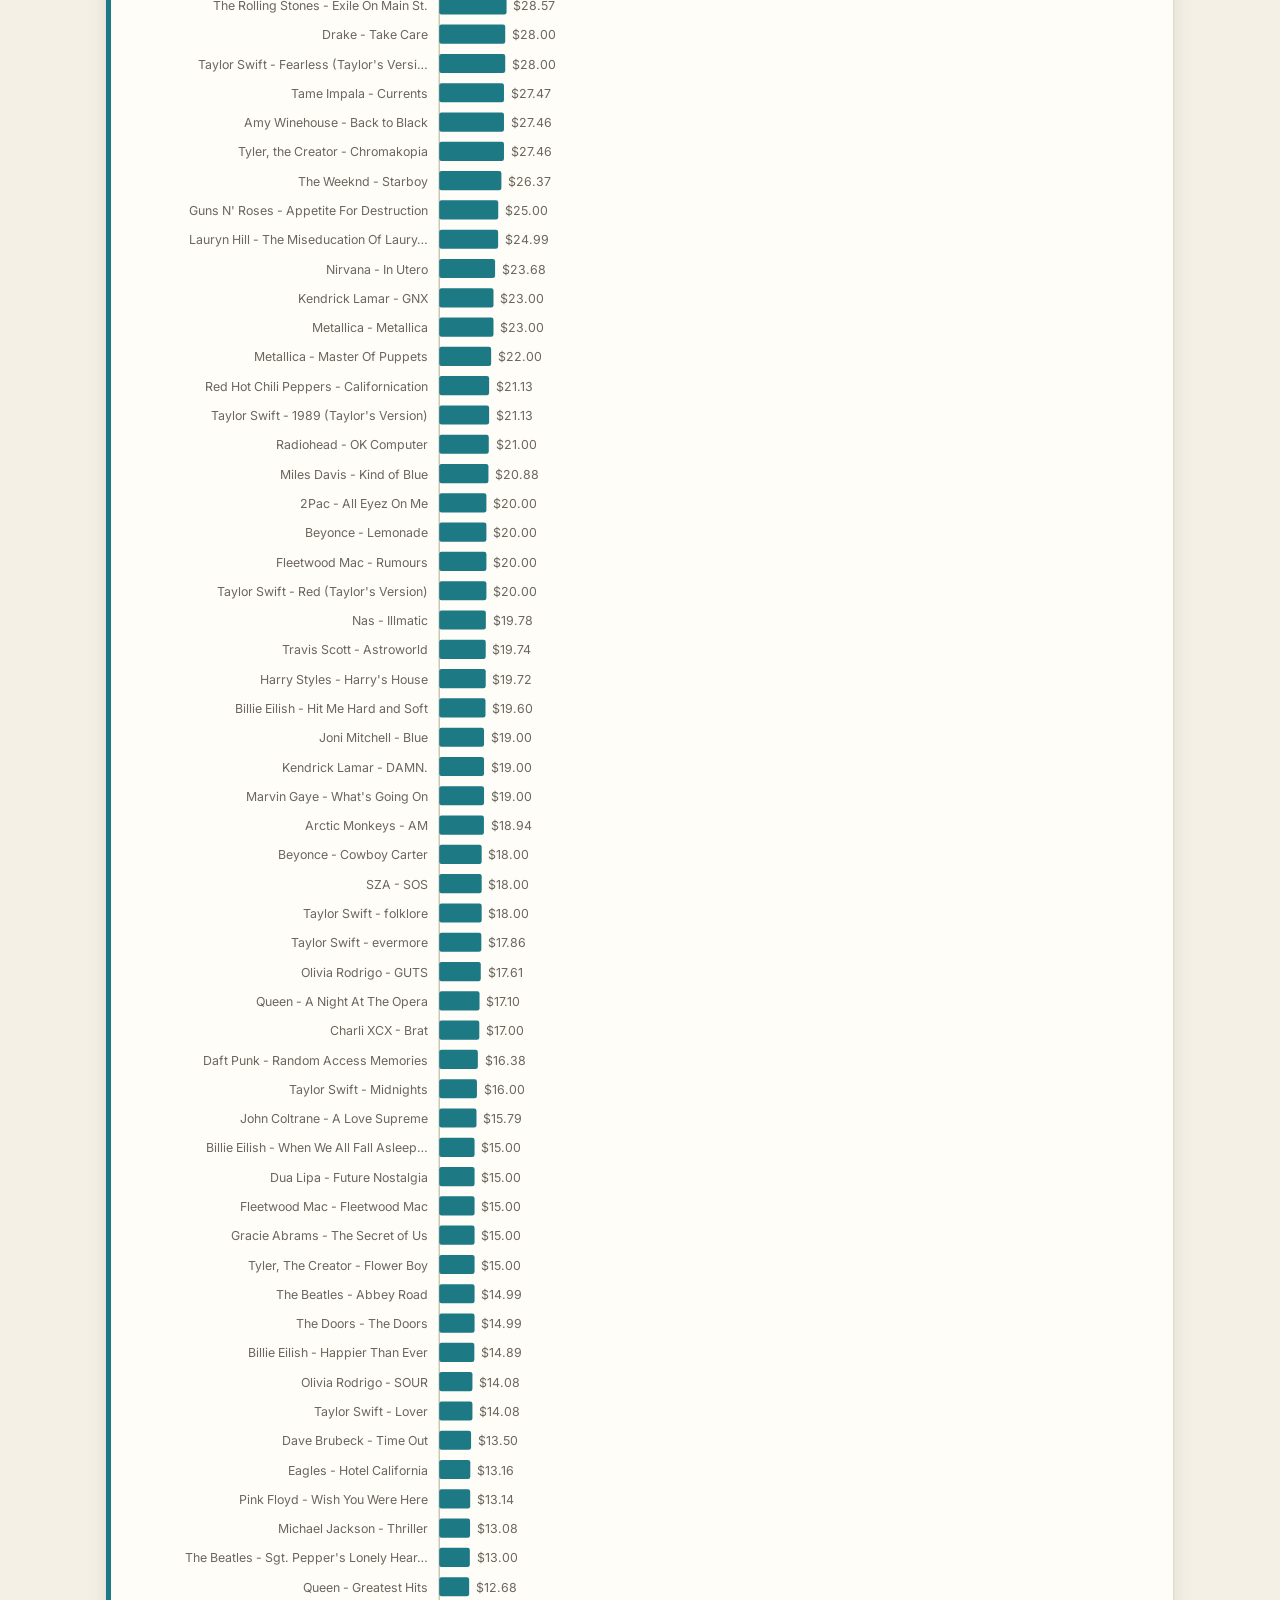
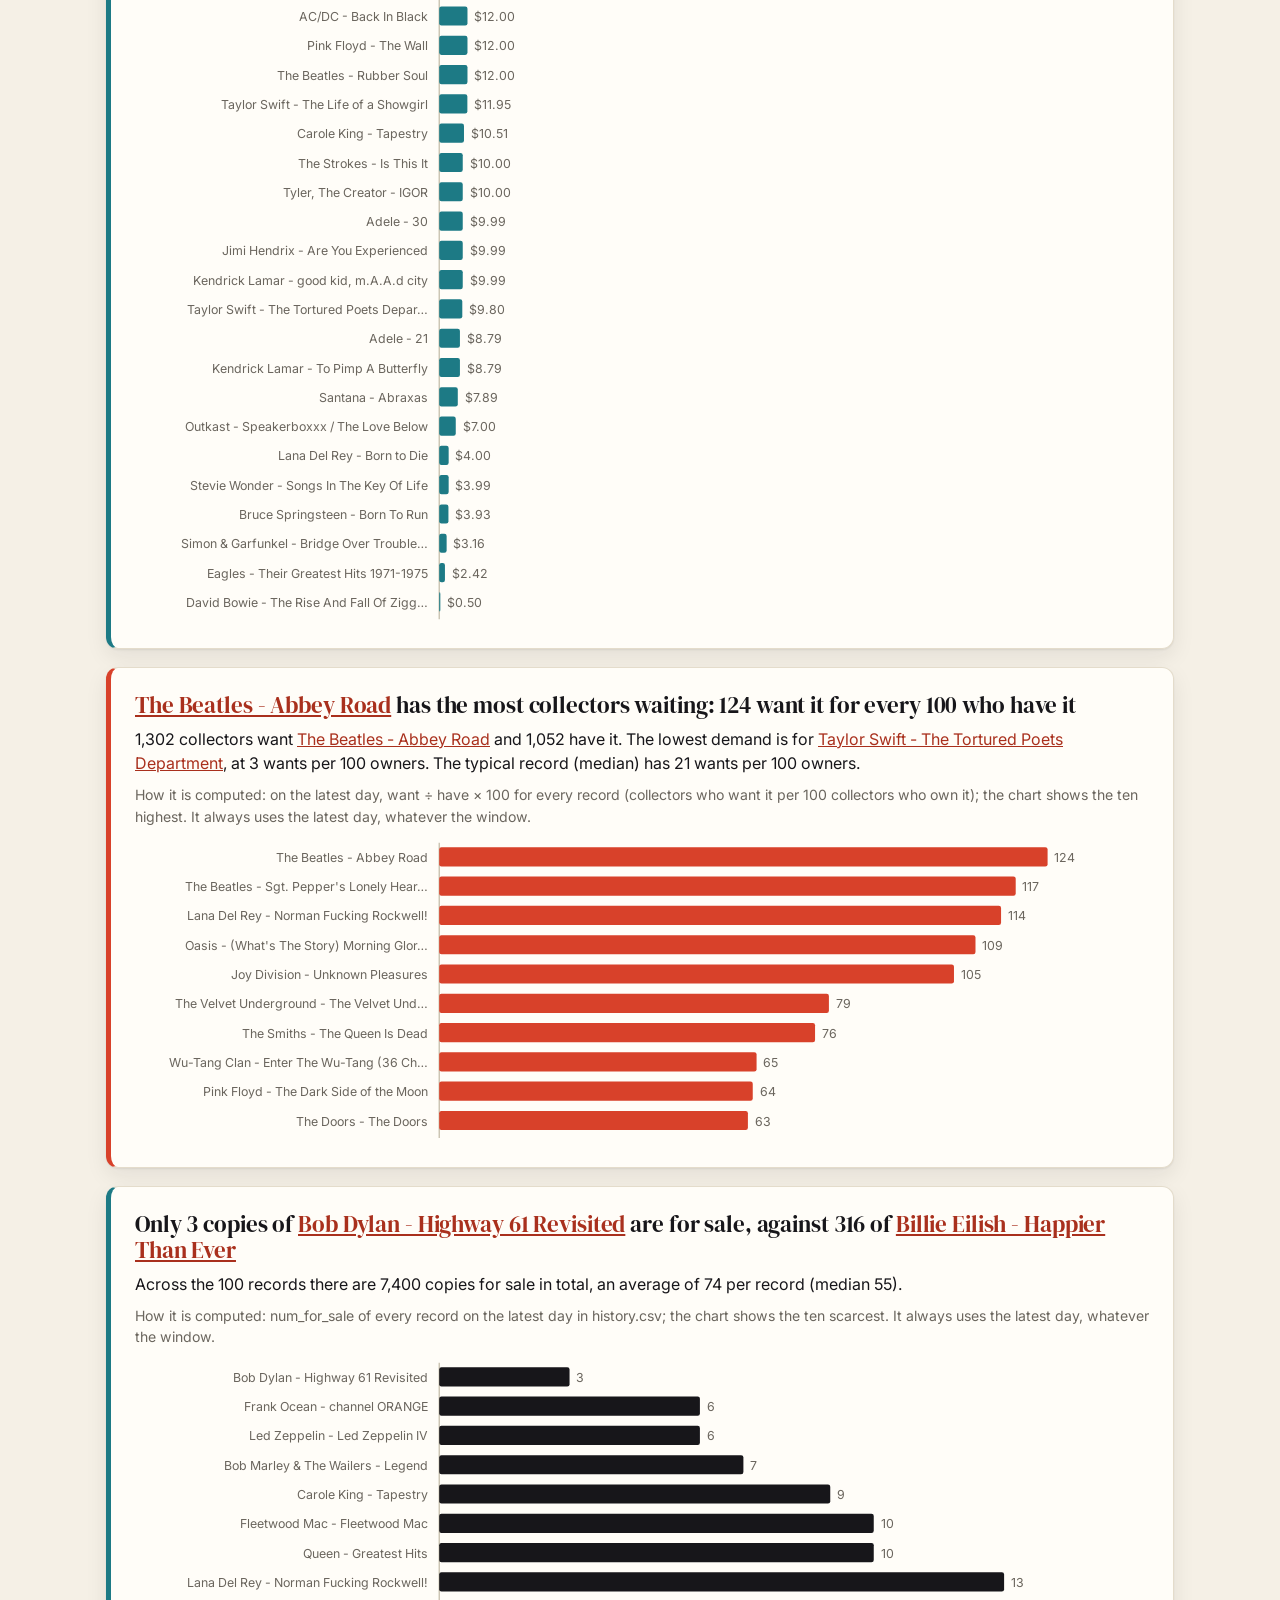
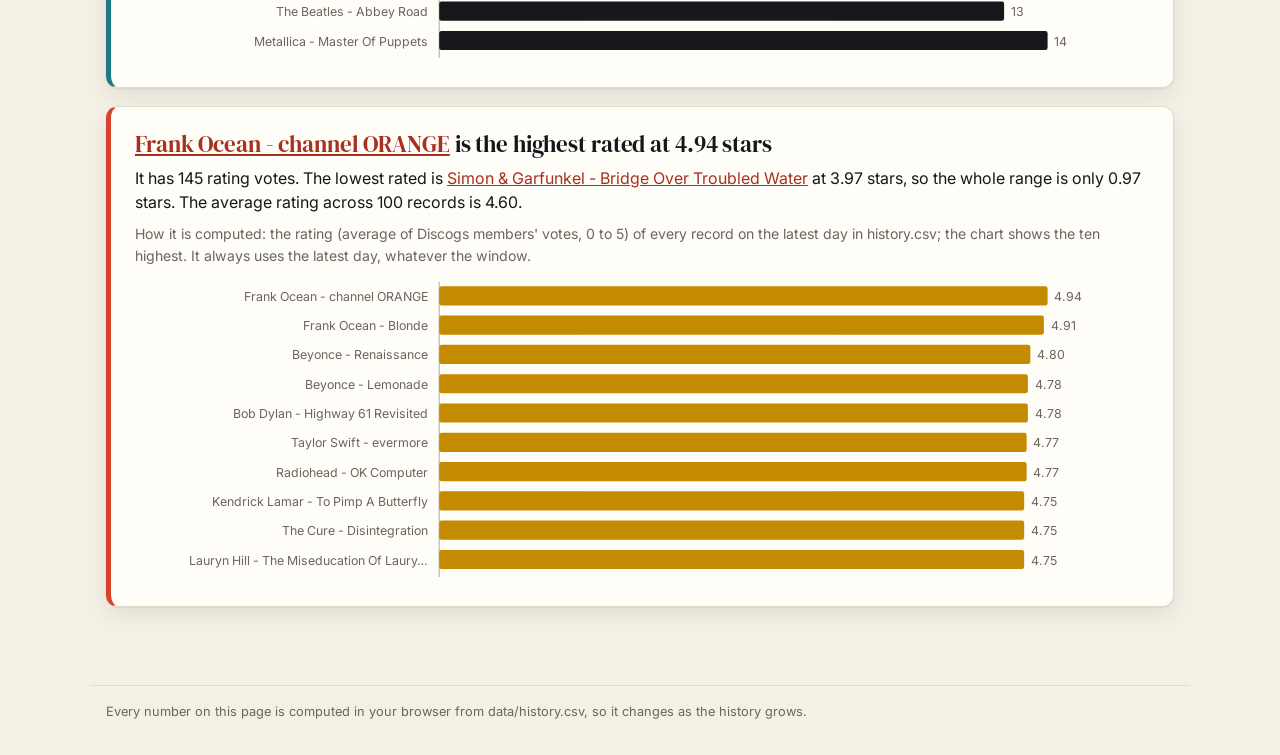
<file: trends.html>
<!doctype html>
<html lang="en">
<head>
<meta charset="utf-8">
<meta name="viewport" content="width=device-width, initial-scale=1">
<title>Trends - The Vinyl Vault</title>
<meta name="description" content="What the history says: price moves, spreads, scarcity and demand across the tracked records.">
<meta name="theme-color" content="#17161a">
<link rel="manifest" href="manifest.webmanifest">
<link rel="icon" href="assets/icon-192.png">
<link rel="apple-touch-icon" href="assets/icon-192.png">
<link rel="stylesheet" href="assets/style.css?v=22">
<script src="assets/common.js?v=22" defer></script>
<script src="assets/charts.js?v=22" defer></script>
<script src="assets/trends.js?v=22" defer></script>
<script src="assets/music.js?v=22" defer></script>
</head>
<body>
<header class="hero"><div class="wrap">
  <div class="eyebrow">What the history says</div>
  <h1>Trends</h1>
  <p class="lede" id="intro">Loading the history...</p>
</div></header>
<main>
  <div class="panel">
    <h2 style="margin-top:0">Time</h2>
    <div class="controls" style="grid-template-columns:auto minmax(180px,260px)">
      <div class="flabel">Window for every number and chart below
        <div class="seg" id="t-window" style="margin:4px 0 0">
          <button type="button" data-w="daily" aria-pressed="false">Daily</button>
          <button type="button" data-w="week" aria-pressed="false">Weekly</button>
          <button type="button" data-w="month" aria-pressed="false">Monthly</button>
          <button type="button" data-w="year" aria-pressed="false">Yearly</button>
          <button type="button" data-w="decade" aria-pressed="false">Decade</button>
          <button type="button" data-w="all" aria-pressed="true">All time</button>
        </div>
      </div>
      <label>Group the chart by
        <select id="t-group"><option value="day">Day</option><option value="month">Month</option><option value="year">Year</option><option value="decade">Decade</option></select>
      </label>
    </div>
    <p class="note" id="window-note"></p>
  </div>

  <div class="panel">
    <h2 style="margin-top:0">Every value over the days</h2>
    <div class="controls" style="grid-template-columns:minmax(200px,320px) 1fr">
      <label>Value <select id="t-value"></select></label>
      <div class="flabel">Records shown
        <div style="display:flex;gap:8px;flex-wrap:wrap;margin-top:4px">
          <button type="button" class="btn" data-pick="top">Top 5 by price</button>
          <button type="button" class="btn" data-pick="all">All</button>
          <button type="button" class="btn" data-pick="none">None</button>
        </div>
      </div>
    </div>
    <div class="picker" id="picker"></div>
    <div class="chart" id="line-chart"></div>
    <p class="note" id="line-note"></p>
  </div>

  <div id="findings"></div>
</main>
<footer>Every number on this page is computed in your browser from data/history.csv, so it changes as the history grows.</footer>
</body>
</html>
</file>
<file: assets/style.css>
@import url("https://fonts.googleapis.com/css2?family=DM+Serif+Display&family=Inter:wght@400;500;600;700&display=swap");

:root {
  --bg: #f5f0e6;          /* cream sleeve paper */
  --card: #fffdf8;
  --ink: #17161a;         /* record black */
  --muted: #6b665e;
  --line: #e4dccb;
  --label: #d8412a;       /* record label red */
  --label-dark: #a9301d;
  --teal: #1d7a85;
  --up: #1d7a4d;
  --down: #c0392b;
  --soft: #f0e6d2;
  --shadow: 0 1px 2px rgba(23, 22, 26, .08), 0 8px 22px rgba(23, 22, 26, .08);
  --serif: "DM Serif Display", Georgia, "Times New Roman", serif;
  --sans: Inter, system-ui, -apple-system, "Segoe UI", Roboto, Helvetica, Arial, sans-serif;
  color-scheme: light;
}
* { box-sizing: border-box; }
html { scroll-behavior: smooth; }
body { margin: 0; background: var(--bg); color: var(--ink); font-family: var(--sans); line-height: 1.55; -webkit-font-smoothing: antialiased; }
a { color: var(--label-dark); }
h1, h2, h3 { font-family: var(--serif); font-weight: 400; line-height: 1.15; letter-spacing: -.005em; }
h2 { font-size: 1.55rem; margin: 34px 0 12px; }

/* navigation: black bar with a record that spins when you point at it */
.nav { background: var(--ink); color: #fff; position: sticky; top: 0; z-index: 10; box-shadow: 0 2px 12px rgba(0, 0, 0, .25); }
.nav-inner { max-width: 1100px; margin: 0 auto; padding: 0 16px; display: flex; align-items: center; gap: 4px; flex-wrap: wrap; }
.brand { display: flex; align-items: center; gap: 10px; font-family: var(--serif); font-size: 1.35rem; margin-right: 22px; padding: 10px 0; color: #fff; text-decoration: none; }
.disc { width: 30px; height: 30px; border-radius: 50%; flex: none;
  background: radial-gradient(circle, var(--ink) 0 2px, var(--label) 2.5px 8px, #111 8.5px 9.5px, #1f1f24 10px 15px);
  box-shadow: inset 0 0 0 1px #3a3a42; transition: transform .8s ease; }
.brand:hover .disc { transform: rotate(360deg); }
.nav a.link { color: #cfcac0; text-decoration: none; padding: 16px 14px; border-bottom: 3px solid transparent; font-weight: 500; transition: color .15s; }
.nav a.link:hover { color: #fff; }
.nav a.link.current { color: #fff; border-bottom-color: var(--label); }

/* hero with a big record peeking in from the right */
.hero { background: var(--card); border-bottom: 1px solid var(--line); position: relative; overflow: hidden; }
.hero::after { content: ""; position: absolute; right: -150px; top: -60px; width: 400px; height: 400px; border-radius: 50%;
  /* top to bottom: marks on the label (so you can see it turn), the label, a light sheen across the grooves, the grooves */
  background:
    radial-gradient(circle at 50% 36%, #fff 0 6px, transparent 7px),
    radial-gradient(circle at 36% 54%, rgba(255, 255, 255, .55) 0 3px, transparent 4px),
    radial-gradient(circle, #0e0e11 0 7px, var(--label) 8px 62px, #0e0e11 63px 66px, transparent 67px),
    conic-gradient(from 0deg, transparent 0 8%, rgba(255, 255, 255, .13) 13%, transparent 19% 58%, rgba(255, 255, 255, .09) 64%, transparent 70%),
    repeating-radial-gradient(circle, #1b1b20 0 3px, #101013 3px 6px);
  box-shadow: 0 10px 30px rgba(23, 22, 26, .3); animation: spin 24s linear infinite; will-change: transform; }
@keyframes spin { to { transform: rotate(360deg); } }
/* a gentle spin is the whole point of the hero, so people who ask for less motion get it much slower, not removed */
@media (prefers-reduced-motion: reduce) { .hero::after { animation-duration: 120s; } .brand:hover .disc { transform: none; } }
.hero .wrap { max-width: 1100px; margin: 0 auto; padding: 34px 16px 52px; position: relative; z-index: 1; }
.hero h1 { margin: 0 0 6px; font-size: clamp(2.1rem, 5vw, 3.1rem); }
.hero .lede { color: var(--muted); margin: 0; max-width: 60ch; }
.hero .eyebrow { text-transform: uppercase; letter-spacing: .16em; font-size: .72rem; color: var(--label-dark); font-weight: 700; margin-bottom: 8px; }

main { max-width: 1100px; margin: -30px auto 0; padding: 0 16px 60px; position: relative; z-index: 2; }
.banner { background: var(--soft); border: 1px solid var(--line); padding: 9px 14px; border-radius: 8px; margin: 0 0 14px; }

/* stat cards */
.cards { display: grid; grid-template-columns: repeat(auto-fit, minmax(150px, 1fr)); gap: 14px; margin: 0 0 8px; }
.card { background: var(--card); border: 1px solid var(--line); border-top: 4px solid var(--label); border-radius: 10px; padding: 16px 18px; box-shadow: var(--shadow); }
.card:nth-child(2) { border-top-color: var(--ink); }
.card:nth-child(3) { border-top-color: var(--teal); }
.card:nth-child(4) { border-top-color: var(--down); }
.card .num { font-family: var(--serif); font-size: 2.4rem; line-height: 1.1; }
.card .lab { color: var(--muted); font-size: .85rem; margin-top: 4px; }

/* tables */
.tablewrap { overflow-x: auto; background: var(--card); border: 1px solid var(--line); border-radius: 10px; box-shadow: var(--shadow); }
table { border-collapse: collapse; width: 100%; }
th, td { text-align: left; padding: 10px 14px; border-bottom: 1px solid var(--line); font-size: .92rem; white-space: nowrap; }
td.name { white-space: normal; min-width: 220px; }
th { background: var(--soft); font-size: .72rem; text-transform: uppercase; letter-spacing: .07em; color: var(--muted); }
th.sortable { cursor: pointer; user-select: none; }
th.sortable:hover { color: var(--ink); }
th .arrow { color: var(--label); margin-left: 4px; }
tr:last-child td { border-bottom: 0; }
tbody tr:hover td { background: #faf3e3; }
td.num, th.num { text-align: right; font-variant-numeric: tabular-nums; }
.up { color: var(--up); font-weight: 600; }
.down { color: var(--down); font-weight: 600; }
.flat { color: var(--muted); }
.ok, .fail { display: inline-block; font-weight: 800; font-size: 1.2rem; line-height: 1; }
.ok { color: var(--up); }
.fail { color: var(--down); }
.sub { color: var(--muted); font-size: .85rem; }

/* record sleeve tile: the album cover with a cartoon look; colour and initials show if the picture cannot load */
.sleeve { position: relative; display: inline-block; width: 42px; height: 42px; border-radius: 5px; vertical-align: middle; margin-right: 11px; flex: none; text-decoration: none;
  background: linear-gradient(135deg, hsl(var(--h) 62% 52%), hsl(calc(var(--h) + 40) 58% 36%)); border: 2px solid var(--ink); box-shadow: 2px 3px 0 rgba(23, 22, 26, .35); overflow: hidden; transition: transform .15s; }
.sleeve:hover { transform: rotate(-3deg) scale(1.08); }
.sleeve b { position: absolute; left: 4px; top: 3px; font-size: .66rem; color: rgba(255, 255, 255, .92); letter-spacing: .03em; }
.sleeve img { position: absolute; inset: 0; width: 100%; height: 100%; object-fit: cover; filter: url(#toon) contrast(1.12); }
.itemcell { display: flex; align-items: center; }
.itemcell a { color: var(--ink); font-weight: 600; text-decoration: none; }
.itemcell a:hover { text-decoration: underline; color: var(--label-dark); }

/* lists */
.list { list-style: none; padding: 0; margin: 0; background: var(--card); border: 1px solid var(--line); border-radius: 10px; box-shadow: var(--shadow); overflow: hidden; }
.list li { padding: 11px 18px; border-bottom: 1px solid var(--line); display: flex; align-items: center; gap: 12px; }
.list li:last-child { border-bottom: 0; }
.list .grow { flex: 1; min-width: 0; }
.list .empty { color: var(--muted); }
.note { color: var(--muted); font-size: .85rem; }

/* browse controls */
.panel { background: var(--card); border: 1px solid var(--line); border-radius: 12px; padding: 16px 18px; box-shadow: var(--shadow); margin: 0 0 16px; }
.controls { display: grid; grid-template-columns: repeat(auto-fit, minmax(150px, 1fr)); gap: 12px; align-items: end; }
.controls label, .flabel { display: flex; flex-direction: column; font-size: .72rem; text-transform: uppercase; letter-spacing: .07em; color: var(--muted); gap: 4px; font-weight: 600; }
select, input[type=text], input[type=number], input[type=search] { font: inherit; text-transform: none; letter-spacing: 0; font-weight: 400; padding: 9px 10px; border: 1px solid var(--line); border-radius: 8px; background: #fff; color: var(--ink); min-width: 0; width: 100%; caret-color: var(--label); }
select:focus, input:focus, button:focus-visible, a:focus-visible { outline: 3px solid rgba(216, 65, 42, .35); outline-offset: 1px; }
.seg { display: inline-flex; border: 1px solid var(--line); border-radius: 9px; overflow: hidden; margin-bottom: 14px; }
.seg button { font: inherit; font-weight: 600; border: 0; background: #fff; color: var(--ink); padding: 9px 16px; cursor: pointer; white-space: nowrap; }
.seg button:hover { background: var(--soft); }
.seg button[aria-pressed=true] { background: var(--ink); color: #fff; }
.star { border: 0; background: none; font-size: 1.5rem; line-height: 1; cursor: pointer; color: #c9c0ad; padding: 2px 4px; transition: transform .12s, color .12s; }
.star:hover { transform: scale(1.2); color: var(--label); }
.star[aria-pressed=true] { color: var(--label); }
.count { color: var(--muted); font-size: .9rem; margin: 10px 2px; font-weight: 600; }
.btn { font: inherit; font-weight: 600; border: 1px solid var(--ink); background: #fff; color: var(--ink); border-radius: 8px; padding: 6px 12px; cursor: pointer; }
.btn:hover { background: var(--soft); }

/* trends */
.picker { display: flex; flex-wrap: wrap; gap: 8px; margin-top: 12px; max-height: 200px; overflow-y: auto; padding: 2px; }
.chip { display: inline-flex; align-items: center; gap: 6px; font-size: .82rem; background: #fff; border: 1px solid var(--line); border-radius: 20px; padding: 4px 11px; cursor: pointer; user-select: none; }
.chip input { display: none; }
.chip i { width: 10px; height: 10px; border-radius: 50%; background: var(--c, #bbb); }
.chip.off { opacity: .45; }
section.finding { background: var(--card); border: 1px solid var(--line); border-left: 5px solid var(--label); border-radius: 12px; padding: 6px 24px 22px; margin: 18px 0; box-shadow: var(--shadow); }
section.finding:nth-of-type(even) { border-left-color: var(--teal); }
section.finding h2 { margin: 18px 0 8px; font-size: 1.45rem; }
section.finding p { margin: 8px 0; }
section.finding .how { color: var(--muted); font-size: .88rem; }
.chart svg { width: 100%; height: auto; display: block; }
.chart text { fill: var(--muted); font-size: 11px; font-family: var(--sans); }
.legend { display: flex; flex-wrap: wrap; gap: 6px 14px; font-size: .8rem; color: var(--muted); margin: 8px 0 0; }
.legend i { display: inline-block; width: 11px; height: 11px; border-radius: 3px; margin-right: 5px; vertical-align: -1px; }

footer { color: var(--muted); font-size: .8rem; max-width: 1100px; margin: 0 auto; padding: 16px 16px 34px; border-top: 1px solid var(--line); }

@media (max-width: 560px) {
  .nav a.link { padding: 13px 10px; }
  .brand { margin-right: 6px; font-size: 1.15rem; }
  .hero::after { right: -230px; opacity: .5; }
  section.finding { padding: 4px 14px 16px; }
}

/* the introduction right under the title on the first page */
.hero .intro { max-width: 62ch; margin: 4px 0 12px; font-size: 1.08rem; line-height: 1.65; color: var(--ink); }
.hero .intro strong { color: var(--label-dark); }
.hero .lede { font-size: .9rem; }

.barlink { cursor: pointer; }
.barlink:hover text { fill: var(--label-dark); text-decoration: underline; }
.chip-link { color: var(--label-dark); text-decoration: none; font-weight: 700; margin-left: 2px; }
.chip-link:hover { text-decoration: underline; }

/* listen while you scroll */
.play { margin-left: 8px; flex: none; width: 26px; height: 26px; border-radius: 50%; border: 2px solid var(--ink); background: #fff; color: var(--ink); font-size: .62rem; line-height: 1; padding: 0 0 0 2px; cursor: pointer; transition: background .15s, color .15s, transform .12s; }
.play:hover { background: var(--label); color: #fff; transform: scale(1.12); }
.play.on { background: var(--label); color: #fff; }

.music { position: fixed; right: 16px; bottom: 16px; z-index: 50; width: min(372px, calc(100vw - 32px)); font-family: var(--sans); }
.music-toggle { display: inline-flex; align-items: center; gap: 9px; float: right; font: inherit; font-weight: 700; font-size: .92rem; color: #fff; background: var(--ink); border: 2px solid var(--ink); border-radius: 999px; padding: 8px 18px 8px 10px; cursor: pointer; box-shadow: 0 6px 18px rgba(23, 22, 26, .35); }
.music-toggle:hover { background: #2b2a31; }
.music-disc { width: 24px; height: 24px; border-radius: 50%; flex: none; background: radial-gradient(circle, var(--ink) 0 2px, var(--label) 2.5px 6px, #111 6.5px 7.5px, #1f1f24 8px 12px); box-shadow: inset 0 0 0 1px #3a3a42; }
.music.open .music-toggle { display: none; }
.music-panel { display: none; background: var(--card); color: var(--ink); border: 2px solid var(--ink); border-radius: 14px; box-shadow: 0 14px 34px rgba(23, 22, 26, .38); overflow: hidden; }
.music.open .music-panel { display: block; }
.music-head { display: flex; align-items: center; justify-content: space-between; background: var(--ink); color: #fff; padding: 8px 8px 8px 14px; }
.music-head strong { font-family: var(--serif); font-weight: 400; font-size: 1.05rem; }
.music-min { font: inherit; font-size: 1.2rem; line-height: 1; width: 28px; height: 28px; border: 0; border-radius: 6px; background: transparent; color: #fff; cursor: pointer; }
.music-min:hover { background: #2b2a31; }
.music-pick { display: flex; flex-direction: column; gap: 4px; padding: 10px 14px 4px; font-size: .72rem; text-transform: uppercase; letter-spacing: .07em; color: var(--muted); font-weight: 600; }
.music-pick input { font: inherit; text-transform: none; letter-spacing: 0; font-weight: 400; padding: 8px 10px; border: 1px solid var(--line); border-radius: 8px; background: #fff; color: var(--ink); width: 100%; caret-color: var(--label); }
.music-video { margin: 8px 14px 0; height: 200px; background: #0e0e11; border-radius: 8px; overflow: hidden; }
.music-video iframe { width: 100%; height: 200px; display: block; }
.music-now { display: flex; flex-direction: column; padding: 8px 14px 0; font-size: .85rem; line-height: 1.35; color: var(--muted); }
.music-now strong { color: var(--ink); font-size: 1rem; }
.music-now small { color: var(--muted); }
.music-links { font-size: .8rem; }
.music-controls { display: flex; align-items: center; gap: 6px; padding: 8px 14px 0; }
.music-controls button { font: inherit; font-size: 1rem; width: 34px; height: 34px; border-radius: 50%; border: 2px solid var(--ink); background: #fff; color: var(--ink); cursor: pointer; line-height: 1; padding: 0; }
.music-controls button:hover { background: var(--soft); }
.music-controls #music-play { background: var(--label); color: #fff; border-color: var(--label-dark); }
.music-controls #music-shuffle[aria-pressed=true] { background: var(--ink); color: #fff; }
.music-controls input[type=range] { flex: 1; min-width: 0; accent-color: var(--label); }
.music-status { min-height: 1.2em; padding: 2px 14px 0; font-size: .78rem; color: var(--muted); }
.music-note { margin: 0; padding: 4px 14px 12px; font-size: .74rem; color: var(--muted); line-height: 1.4; }
@media (max-width: 560px) { .music { right: 8px; bottom: 8px; width: calc(100vw - 16px); } }

/* when the content swaps in place */
main.swap { animation: pagein .28s ease-out; }
@keyframes pagein { from { opacity: 0; transform: translateY(6px); } to { opacity: 1; transform: none; } }
@media (prefers-reduced-motion: reduce) { main.swap { animation: none; } }

.hero .intro a { color: var(--label-dark); font-weight: 700; }
</file>
